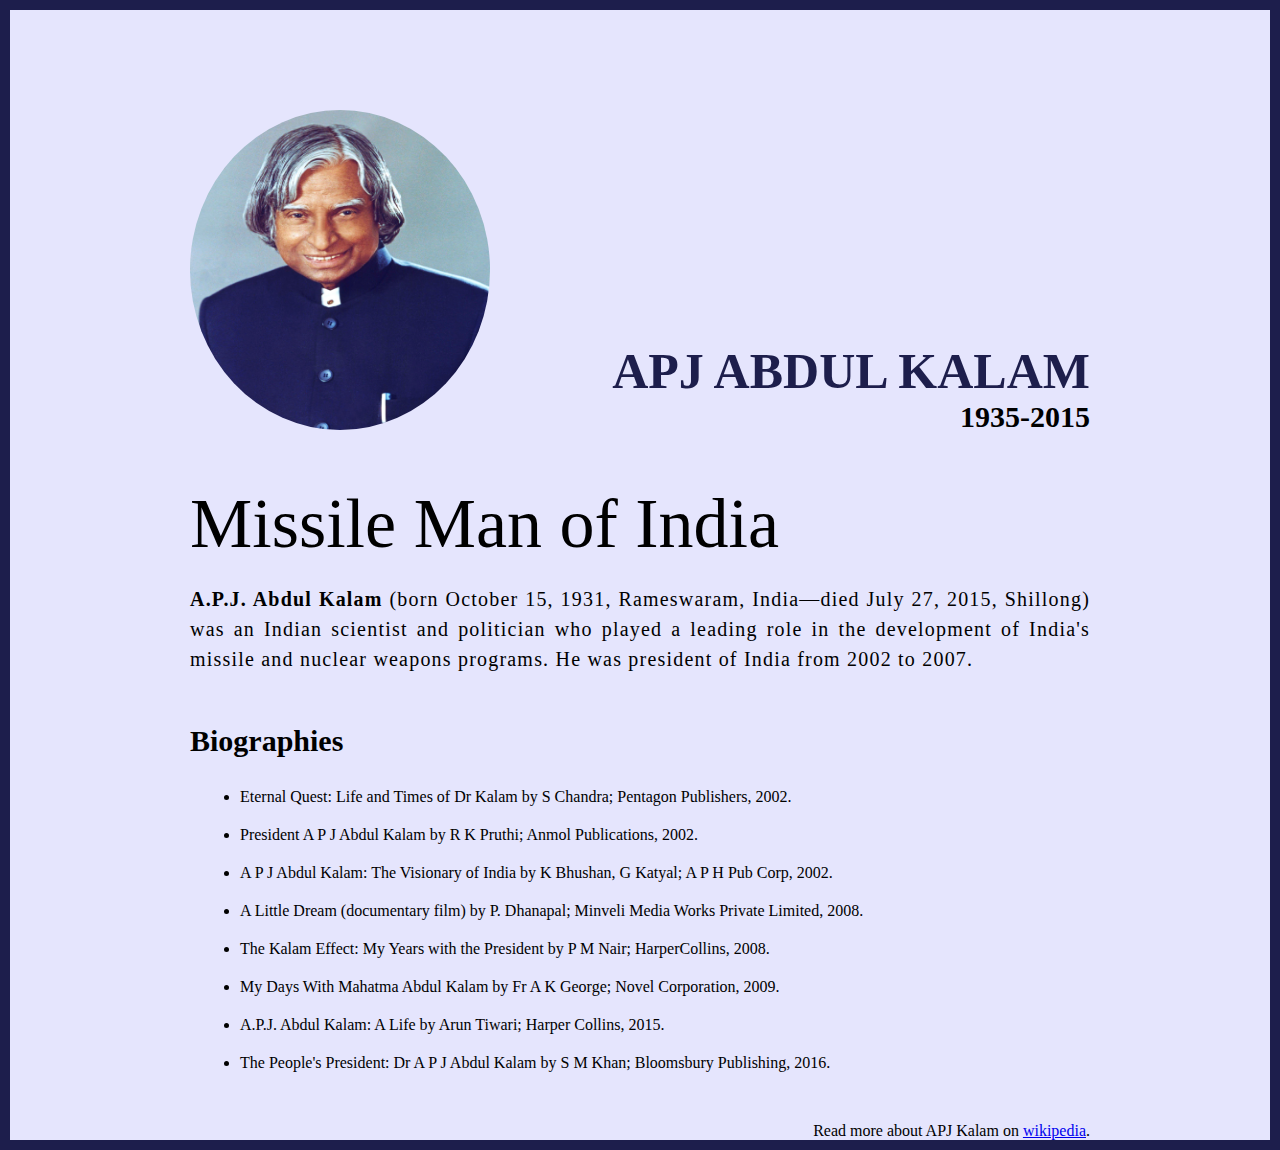
<file: Project 1/index.html>
<!DOCTYPE html>
<html lang="en">
<head>
    <meta charset="UTF-8">
    <meta name="viewport" content="width=device-width, initial-scale=1.0">
    <title>The Tribute Website</title>
    <link rel="stylesheet" href="style.css">
</head>
<body>
    <div class="container">
        <div class="content">
            <section class="top_section">
                <div class="image_container">
                    <img src="./apj.jpg" alt="apj">
                </div>
                <div>
                    <h1>
                        APJ Abdul Kalam
                    </h1>
                    <h4>
                        1935-2015
                    </h4>
                </div>
            </section>
            <section class="about_section">
                <h2>Missile Man of India</h2>
                <p>
                    <b>A.P.J. Abdul Kalam</b> (born October 15, 1931, Rameswaram, India—died July 27, 2015, Shillong) was an Indian scientist and politician who played a leading role in the development of India's missile and nuclear weapons programs. He was president of India from 2002 to 2007.
                </p>
            </section>
            <section class="biography_section">
                <h3>Biographies</h3>
                <ul>
                    <li>
                        Eternal Quest: Life and Times of Dr Kalam by S Chandra; Pentagon Publishers, 2002.
                    </li>
                    <li>President A P J Abdul Kalam by R K Pruthi; Anmol Publications, 2002.</li>

                    <li>A P J Abdul Kalam: The Visionary of India by K Bhushan, G Katyal; A P H Pub Corp, 2002.</li>

                    <li>A Little Dream (documentary film) by P. Dhanapal; Minveli Media Works Private Limited, 2008.</li>

                    <li>The Kalam Effect: My Years with the President by P M Nair; HarperCollins, 2008.</li>

                    <li>My Days With Mahatma Abdul Kalam by Fr A K George; Novel Corporation, 2009.</li>

                    <li>A.P.J. Abdul Kalam: A Life by Arun Tiwari; Harper Collins, 2015.</li>

                    <li>The People's President: Dr A P J Abdul Kalam by S M Khan; Bloomsbury Publishing, 2016.</li>
                </ul>
            </section>
            <footer><p>Read more about APJ Kalam on <a href="https://www.google.com/url?sa=t&rct=j&q=&esrc=s&source=web&cd=&cad=rja&uact=8&ved=2ahUKEwie15TC6vaHAxVeoWMGHUucCMQQFnoECDUQAQ&url=https%3A%2F%2Fen.wikipedia.org%2Fwiki%2FA._P._J._Abdul_Kalam&usg=AOvVaw02i_3zOzEw575NndhqEflg&opi=89978449">wikipedia</a>.</p></footer>
        </div>
    </div>
</body>
</html>
</file>
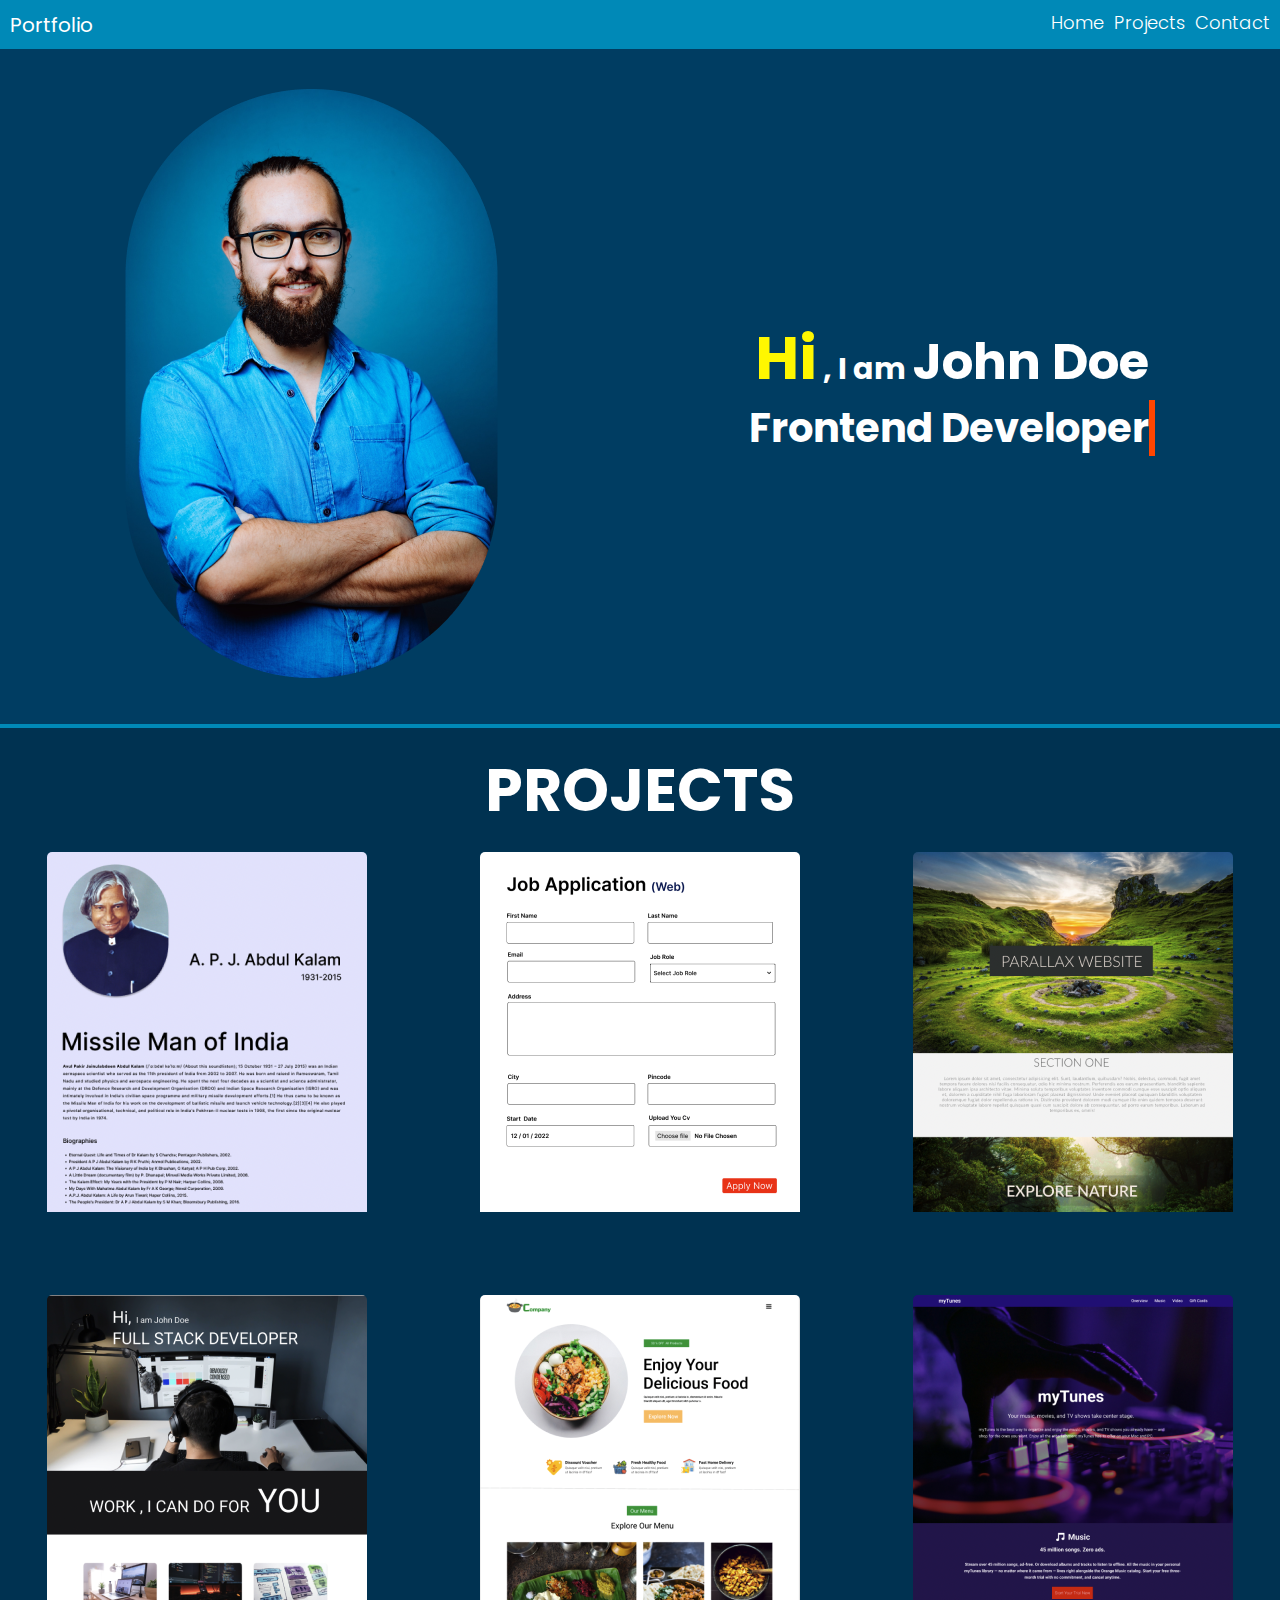
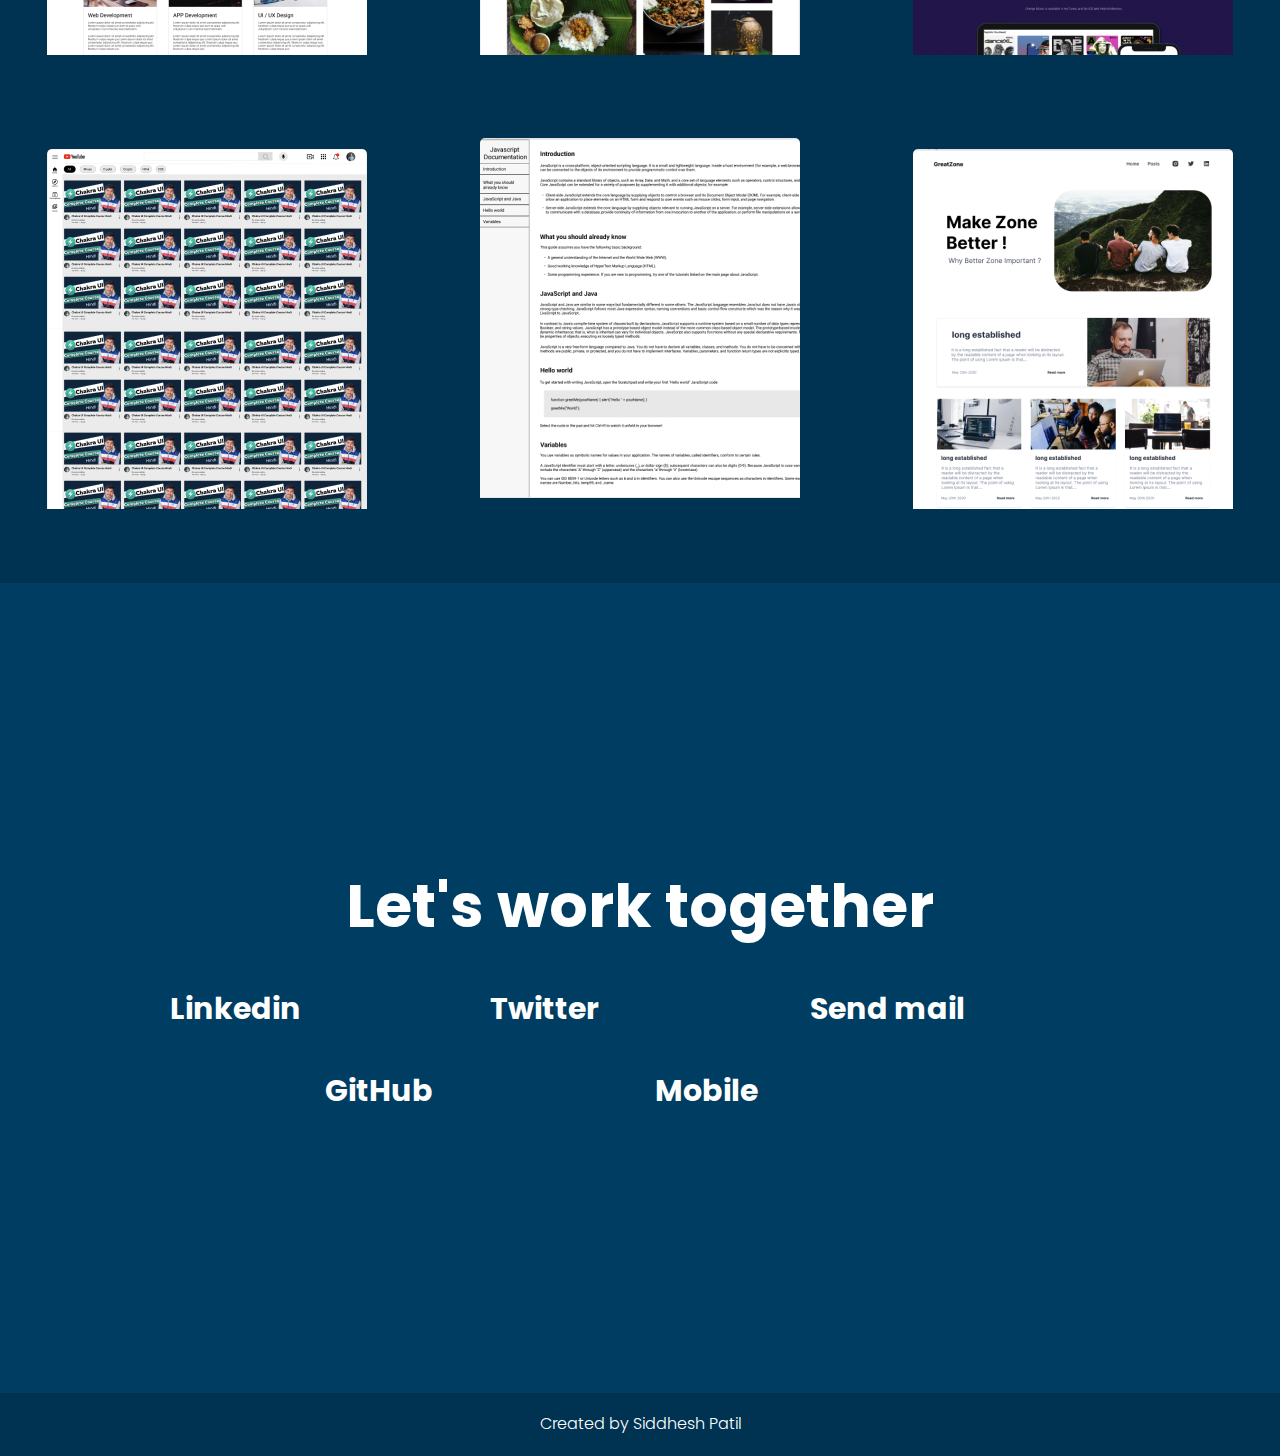
<file: Project 10/index.html>
<!DOCTYPE html>
<html lang="en">
<head>
    <meta charset="UTF-8">
    <meta name="viewport" content="width=device-width, initial-scale=1.0">
    <title>Portfolio</title>
    <link rel="stylesheet" href="style.css">
    <link
        rel="stylesheet"
        href="https://cdnjs.cloudflare.com/ajax/libs/animate.css/4.1.1/animate.min.css"
    />
    <link rel="stylesheet" href="https://cdnjs.cloudflare.com/ajax/libs/font-awesome/6.6.0/css/all.min.css" integrity="sha512-Kc323vGBEqzTmouAECnVceyQqyqdsSiqLQISBL29aUW4U/M7pSPA/gEUZQqv1cwx4OnYxTxve5UMg5GT6L4JJg==" crossorigin="anonymous" referrerpolicy="no-referrer" />
</head>
<body>
    <header>
        <nav class="container">
            <div class="logo">
                Portfolio
            </div>
            <ul>
                <a href="#hero">
                    <li>
                        Home
                    </li>
                </a>
                <a href="#project">
                    <li>
                        Projects
                    </li>
                </a>
                <a href="#contact">
                    <li>
                        Contact
                    </li>
                </a>
            </ul>
        </nav>
    </header>
    <main>
        <section id="hero">
            <div class="container">
                <div class="hero_image animate__animated animate__bounceInLeft">
                    <img src="./images/hero.png" alt="hero_image">
                </div>
                <div class="hero_content">
                    <h1><span class="hi_text">Hi</span> , I am <span class="name_text">John Doe</span></h1>
                    <h2>Frontend Developer</h2>
                </div>
            </div>
        </section>

        <section id="project">
            <h2>
                PROJECTS
            </h2>
            <div class="container">
                <div class="project_conatiner">

                    <div class="grid_item">
                        <div class="card">
                            <img src="./images/project1.png" alt="project1">
                            <div class="card_content">
                                <h3>Tribute Website</h3>
                            </div>
                        </div>

                    </div>
                    <div class="grid_item">
                        <div class="card">
                            <img src="./images/Project2.png" alt="Project2">
                            <div class="card_content">
                                <h3>Job Application</h3>
                            </div>
                        </div>

                    </div>
                    <div class="grid_item">
                        <div class="card">
                            <img src="./images/project3.png" alt="project3">
                            <div class="card_content">
                                <h3>Parallax Website</h3>
                            </div>
                        </div>

                    </div>
                    <div class="grid_item">
                        <div class="card">
                            <img src="./images/project4.png" alt="project4">
                            <div class="card_content">
                                <h3>Landing Page</h3>
                            </div>
                        </div>

                    </div>
                    <div class="grid_item">
                        <div class="card">
                            <img src="./images/project5.png" alt="project5">
                            <div class="card_content">
                                <h3>Restaurant Website</h3>
                            </div>
                        </div>

                    </div>
                    <div class="grid_item">
                        <div class="card">
                            <img src="./images/project6.png" alt="project6">
                            <div class="card_content">
                                <h3>Music Website</h3>
                            </div>
                        </div>

                    </div>
                    <div class="grid_item">
                        <div class="card">
                            <img src="./images/project7.png" alt="project7">
                            <div class="card_content">
                                <h3>Youtube Clone Website</h3>
                            </div>
                        </div>

                    </div>
                    <div class="grid_item">
                        <div class="card">
                            <img src="./images/project8.png" alt="project8">
                            <div class="card_content">
                                <h3>JavaScript Documentation Website</h3>
                            </div>
                        </div>

                    </div>
                    <div class="grid_item">
                        <div class="card">
                            <img src="./images/project9.png" alt="project9">
                            <div class="card_content">
                                <h3>Blog Website</h3>
                            </div>
                        </div>

                    </div>
                </div>
            </div>
        </section>
        <section id="contact">
            <div class="container">
                <h2>Let's work together</h2>
                <div class="top_contact">
                    <div class="contact_way">
                        <i class="fa-brands fa-linkedin"></i>
                        <h3>Linkedin</h3>
                    </div>
                    <div class="contact_way">
                        <i class="fa-brands fa-twitter"></i>
                        <h3>Twitter</h3>
                    </div>
                    <div class="contact_way">
                        <i class="fa-solid fa-envelope"></i>
                        <h3>Send mail</h3>
                    </div>
                </div>
                <div class="bottom_contact">
                    <div class="contact_way">
                        <i class="fa-brands fa-github"></i>
                        <h3>GitHub</h3>
                    </div>
                    <div class="contact_way">
                        <i class="fa-solid fa-mobile"></i>
                        <h3>Mobile</h3>
                    </div>
                </div>
            </div>
        </section>
    </main>
    <footer>
        <div class="container">
            Created by Siddhesh Patil
        </div>
    </footer>
</body>
</html>
</file>
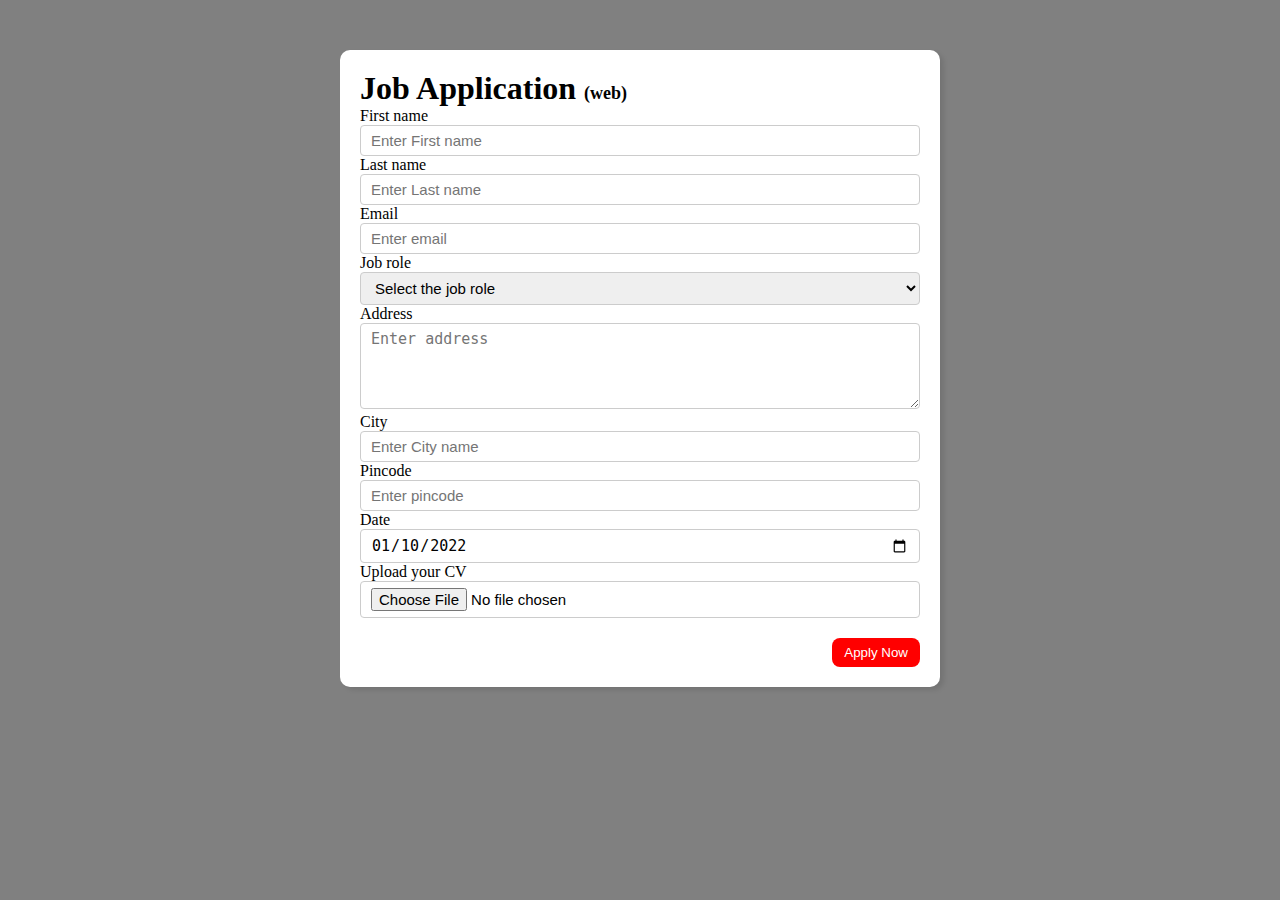
<file: Project 2/index.html>
<!DOCTYPE html>
<html lang="en">
<head>
    <meta charset="UTF-8">
    <meta name="viewport" content="width=device-width, initial-scale=1.0">
    <title>Job Application</title>
    <link rel="stylesheet" href="style.css">
</head>
<body>
    <div class="container">
        <div class="apply_box">
            <h1>Job Application <span class="title_small">(web)</span></h1>
                <form action="">
                    <div class="form_container">
                        <div class="form_control">
                            <label for="first_name">
                                First name
                            </label>
                            <input id="first_name" name="first_name" placeholder="Enter First name">
                        </div>
                        <div class="form_control">
                            <label for="last_name">
                                Last name
                            </label>
                            <input id="last_name" name="last_name" placeholder="Enter Last name">
                        </div> 
                        <div class="form_control">
                            <label for="email">
                                Email
                            </label>
                            <input type="email" id="email" name="email" placeholder="Enter email">
                        </div>
                        <div class="form_control">
                            <label for="job_role">Job role</label>
                            <select id="job_role" name="job_role">
                                <option value="">Select the job role</option>
                                <option value="frontend">Frontend Developer</option>
                                <option value="backend">Backend Developer</option>
                                <option value="full_stack">Full stack Developer</option>
                                <option value="ui_ux">UI UX Designer</option>
                            </select>
                        </div>
                        <div class="textarea_control">
                            <label for="address">
                                Address
                            </label>
                            <textarea name="address" id="address" rows="4" cols="50" placeholder="Enter address"></textarea>
                        </div>
                        <div class="form_control">
                            <label for="city">
                                City
                            </label>
                            <input id="city" name="city" placeholder="Enter City name">
                        </div>
                        <div class="form_control">
                            <label for="pin_code">
                                Pincode
                            </label>
                            <input type="number" id="pin_code" name="pin_code" placeholder="Enter pincode">
                        </div>
                        <div class="form_control">
                            <label for="date">
                                Date
                            </label>
                            <input type="date" id="date" name="date" value="2022-01-10">
                        </div>
                        <div class="form_control">
                            <label for="upload">
                                Upload your CV
                            </label>
                            <input type="file" id="upload" name="upload">
                        </div>
                    </div>
                    <div class="button_container">
                        <button type="submit">Apply Now</button>
                    </div>
                    
                </form>
        </div>
    </div>
</body>
</html>
</file>
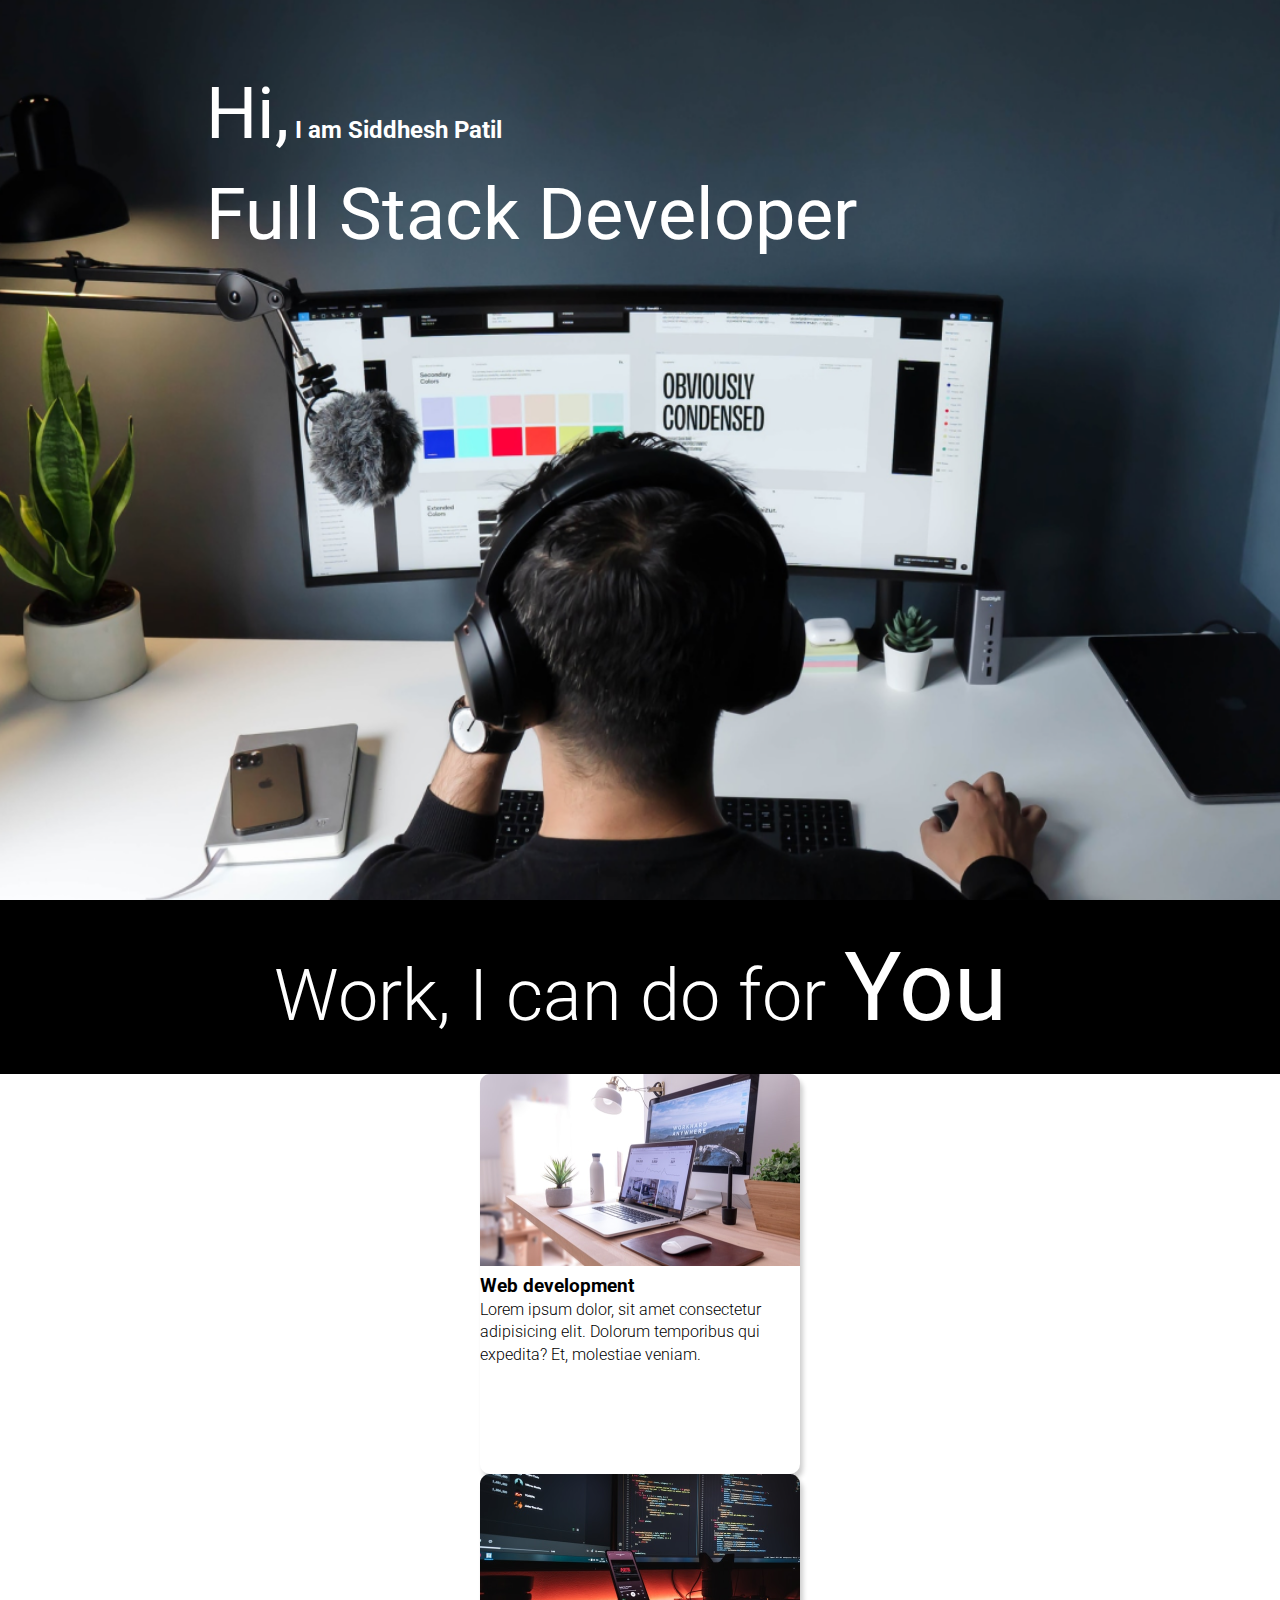
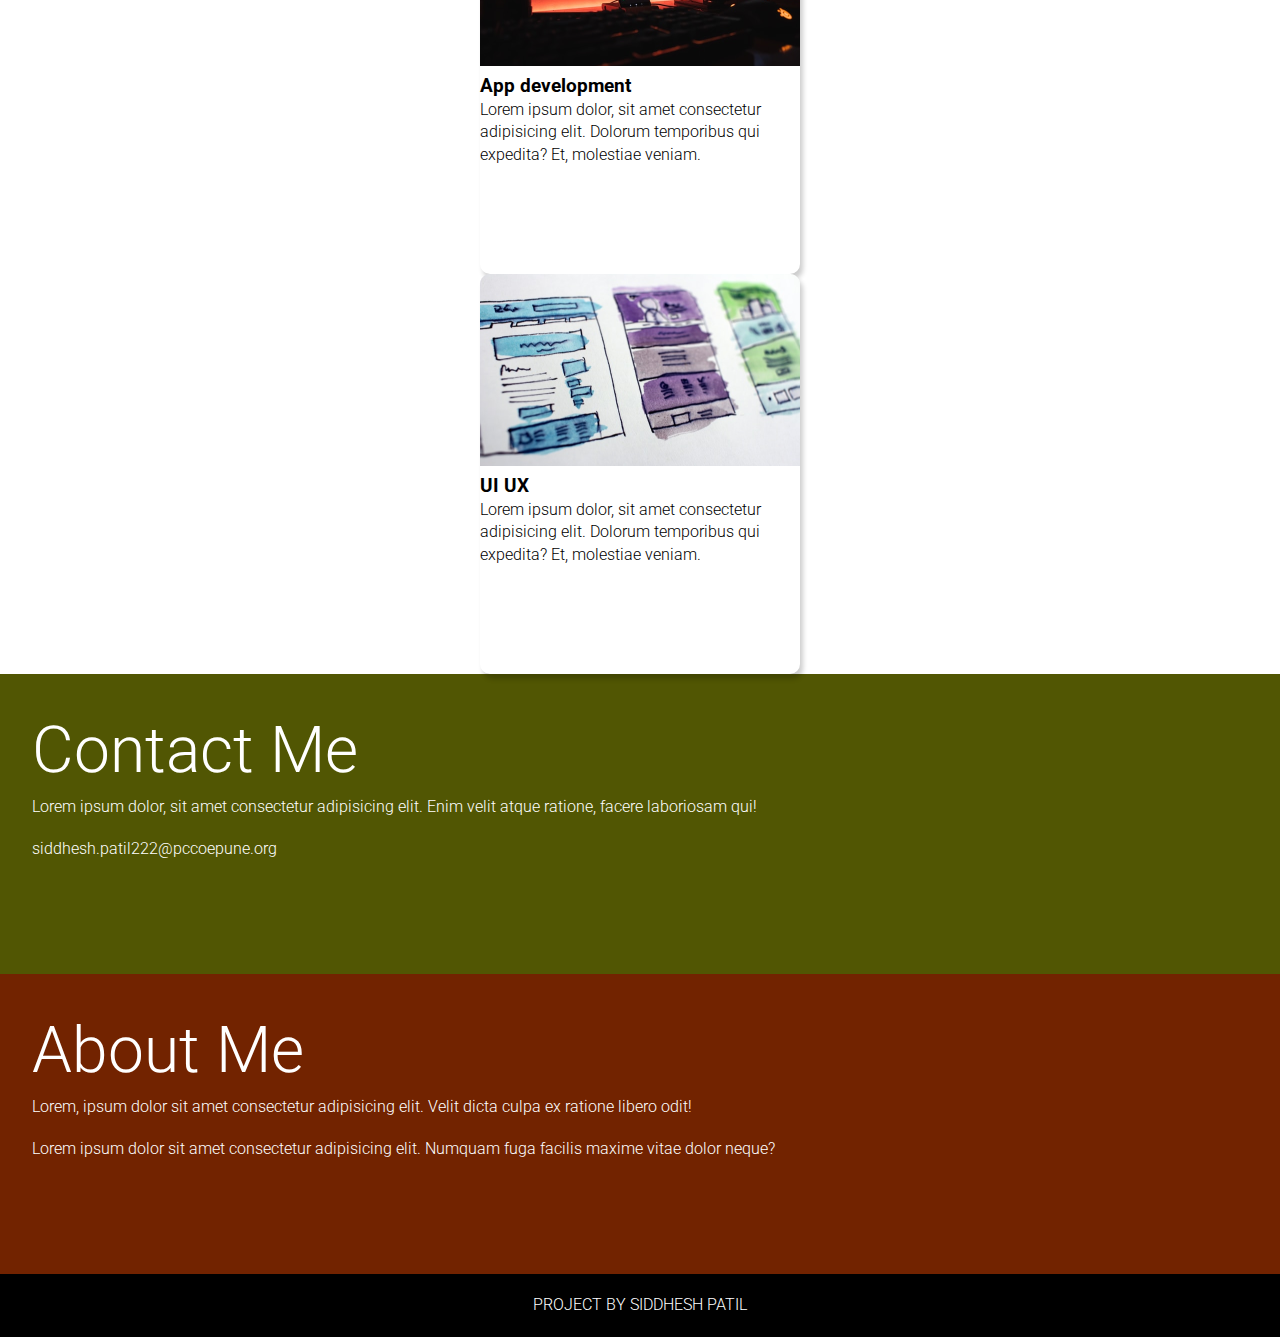
<file: Project 4/index.html>
<!DOCTYPE html>
<html lang="en">
<head>
    <meta charset="UTF-8">
    <meta name="viewport" content="width=device-width, initial-scale=1.0">
    <title>Developer Landing Page</title>
    <link rel="stylesheet" href="style.css">
</head>
<body>
    <section class="hero_section">
        <div class="text_container">
            <h2><span class="lg_text">Hi,</span> I am Siddhesh Patil</h2>
            <h1 class="lg_text">Full Stack Developer</h1>
        </div>
    </section>
    <section class="black_box">
        <h2>Work, I can do for <span>You</span></h2>
    </section>
    <section class="Work">
        <div class="grid_item">
            <div class="card">
                <div class="image_container">
                    <img src="./images/web.png" alt="web development">
                </div>
                <div class="card_container">
                    <h3>Web development</h3>
                    <p>Lorem ipsum dolor, sit amet consectetur adipisicing elit. Dolorum temporibus qui expedita? Et, molestiae veniam.</p>
                </div>
            </div>
        </div>
        <div class="grid_item">
            <div class="card">
                <div class="image_container">
                    <img src="./images/mobile.png" alt="app development">
                </div>
                <div class="card_container">
                    <h3>App development</h3>
                    <p>Lorem ipsum dolor, sit amet consectetur adipisicing elit. Dolorum temporibus qui expedita? Et, molestiae veniam.</p>
                </div>
            </div>
        </div>
        <div class="grid_item">
            <div class="card">
                <div class="image_container">
                    <img src="./images/uiux.png" alt="UI UX">
                </div>
                <div class="card_container">
                    <h3>UI UX</h3>
                    <p>Lorem ipsum dolor, sit amet consectetur adipisicing elit. Dolorum temporibus qui expedita? Et, molestiae veniam.</p>
                </div>
            </div>
        </div>
    </section>
    <section class="bottom_sectiom">
        <div class="contact">
            <h2>Contact Me</h2>
            <p>Lorem ipsum dolor, sit amet consectetur adipisicing elit. Enim velit atque ratione, facere laboriosam qui!</p>
            <p >siddhesh.patil222@pccoepune.org</p>
        </div>
        <div class="about">
            <h2>About Me</h2>
            <p>Lorem, ipsum dolor sit amet consectetur adipisicing elit. Velit dicta culpa ex ratione libero odit!</p>
            <p>Lorem ipsum dolor sit amet consectetur adipisicing elit. Numquam fuga facilis maxime vitae dolor neque?</p>
        </div>
    </section>
    <footer>Project By Siddhesh Patil</footer>
</body>
</html>
</file>
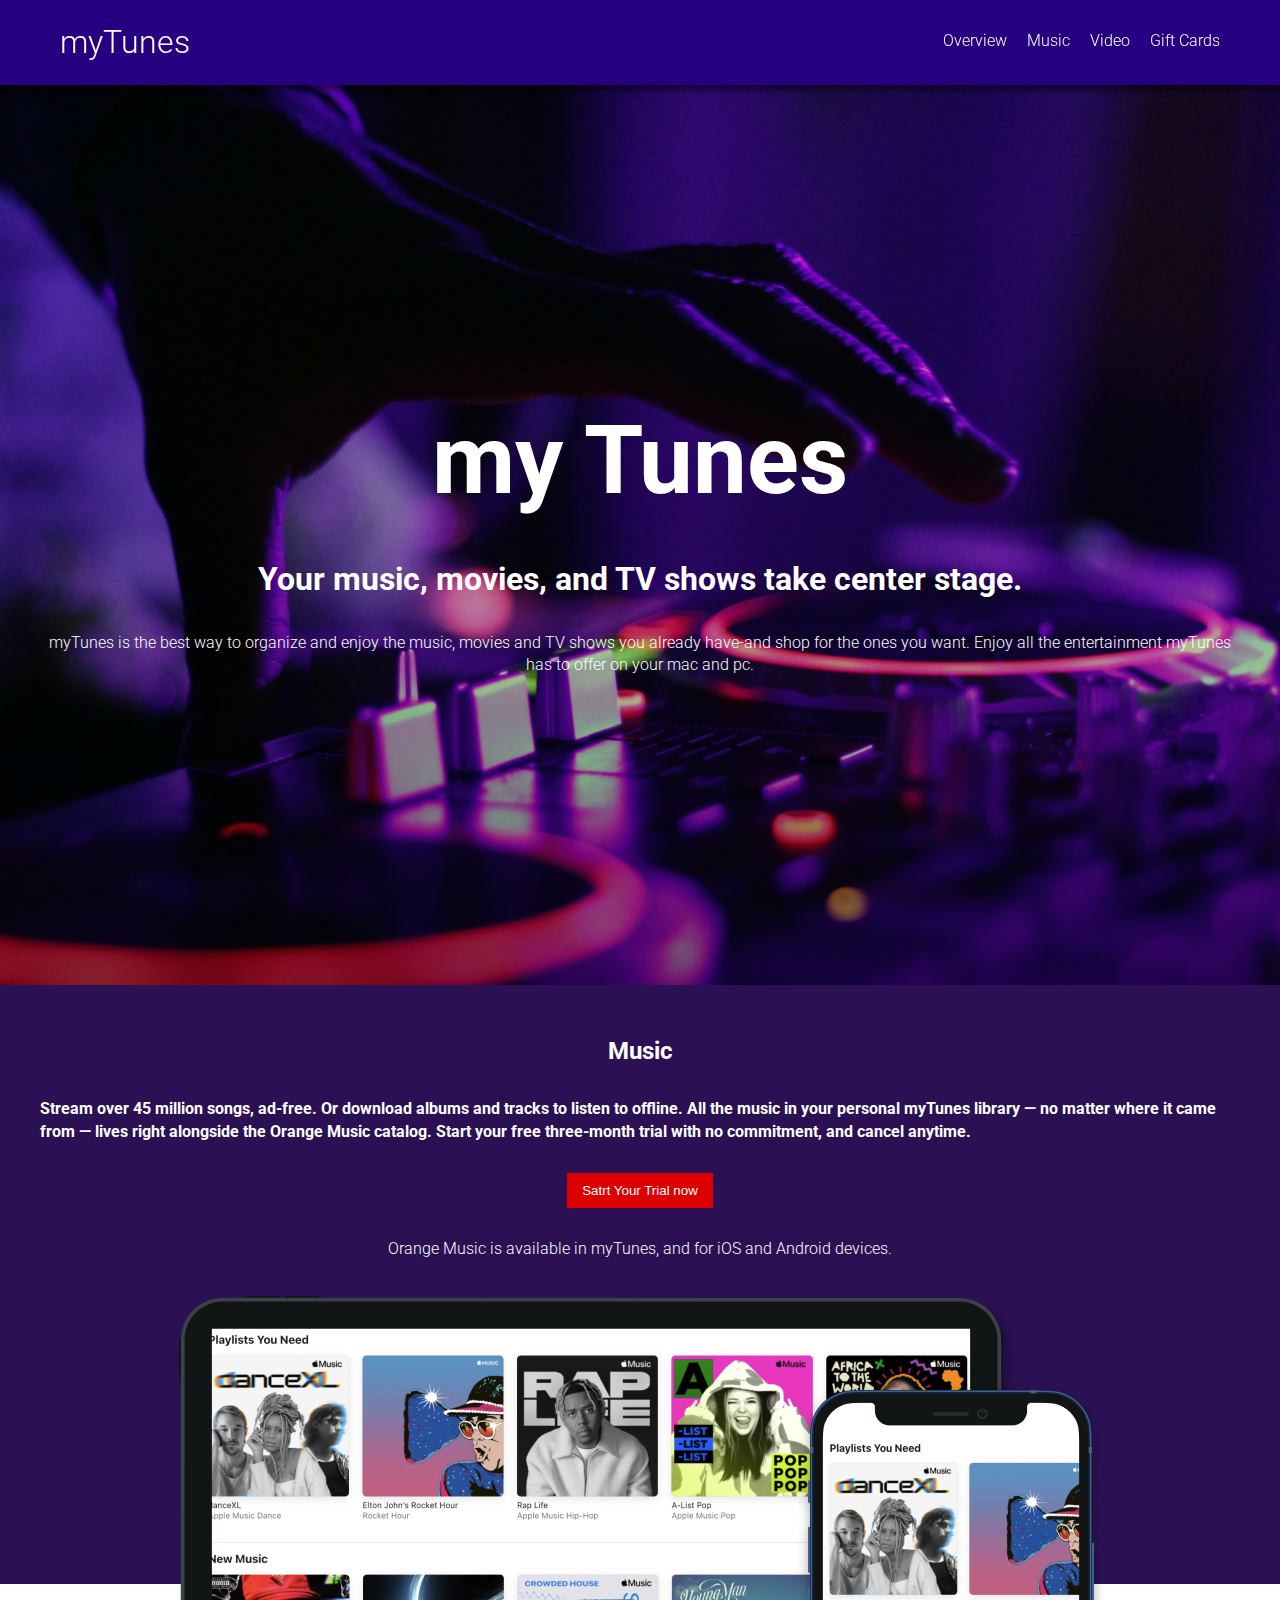
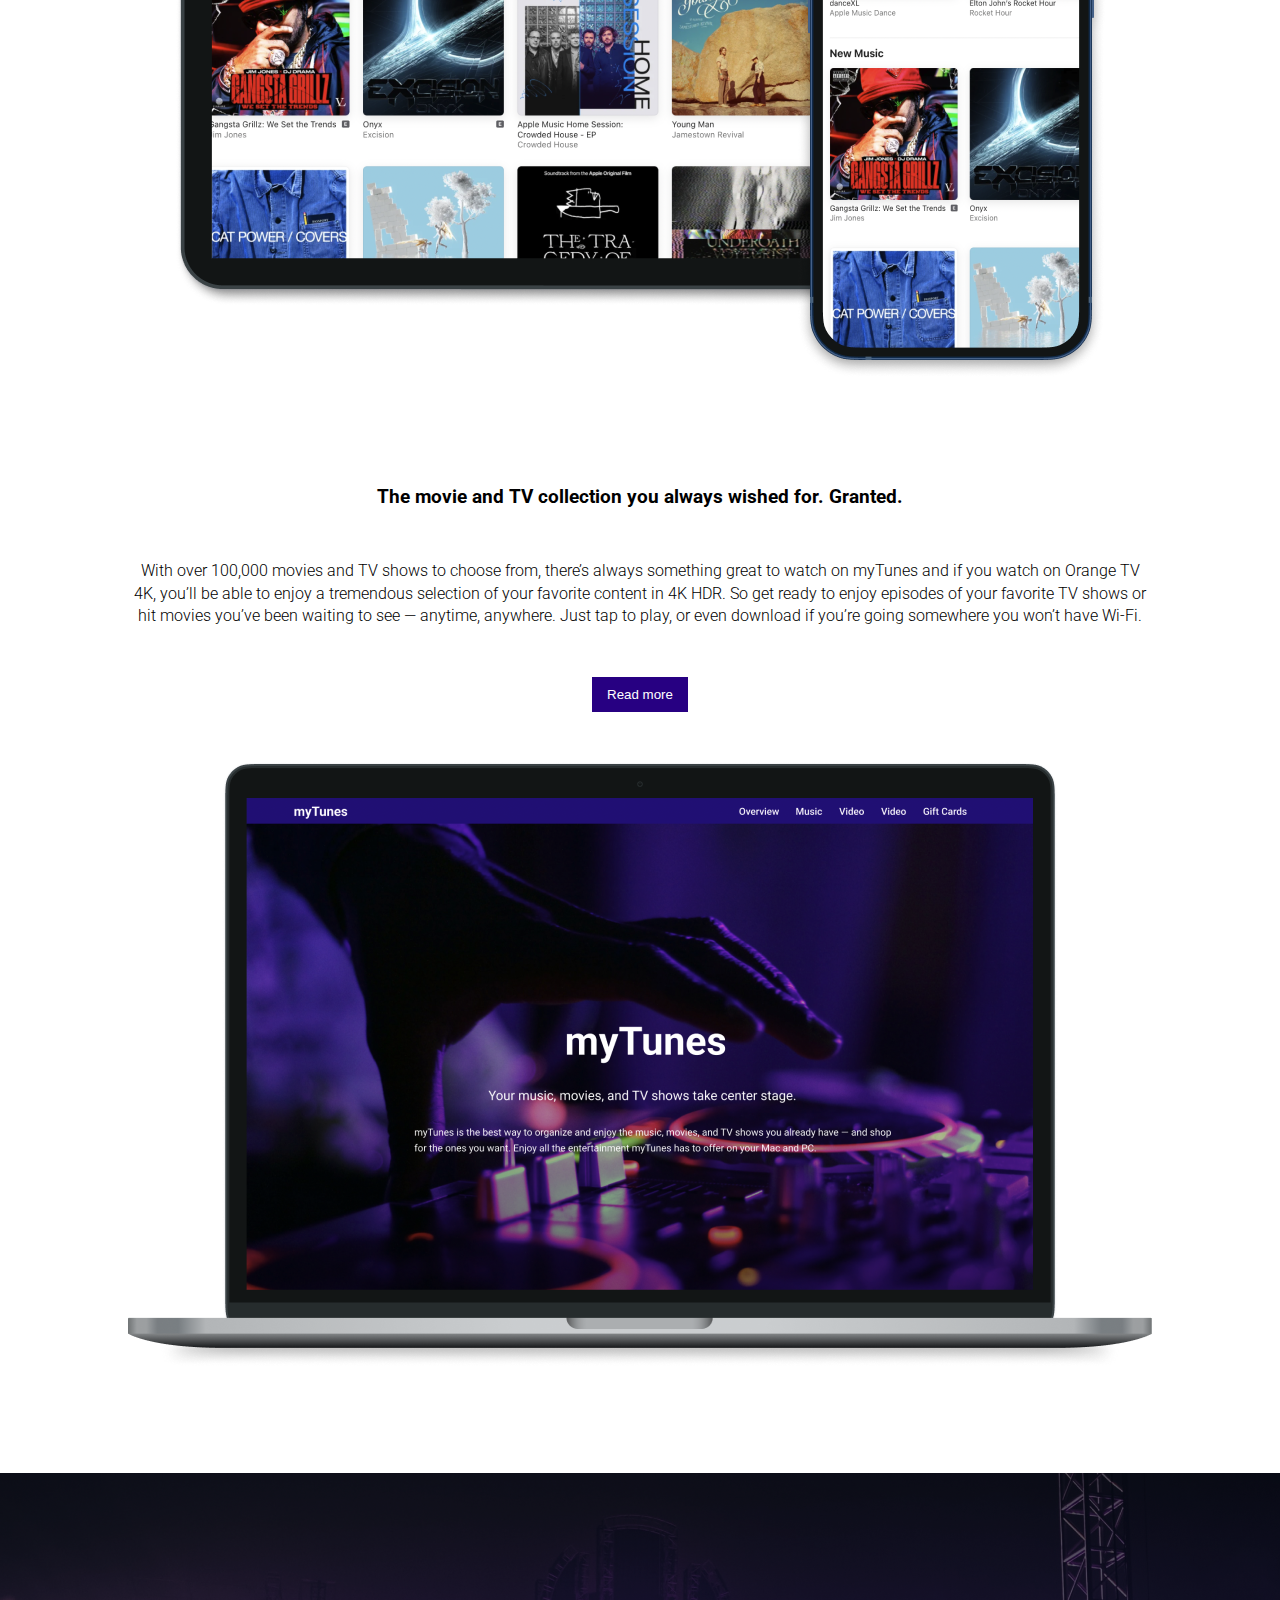
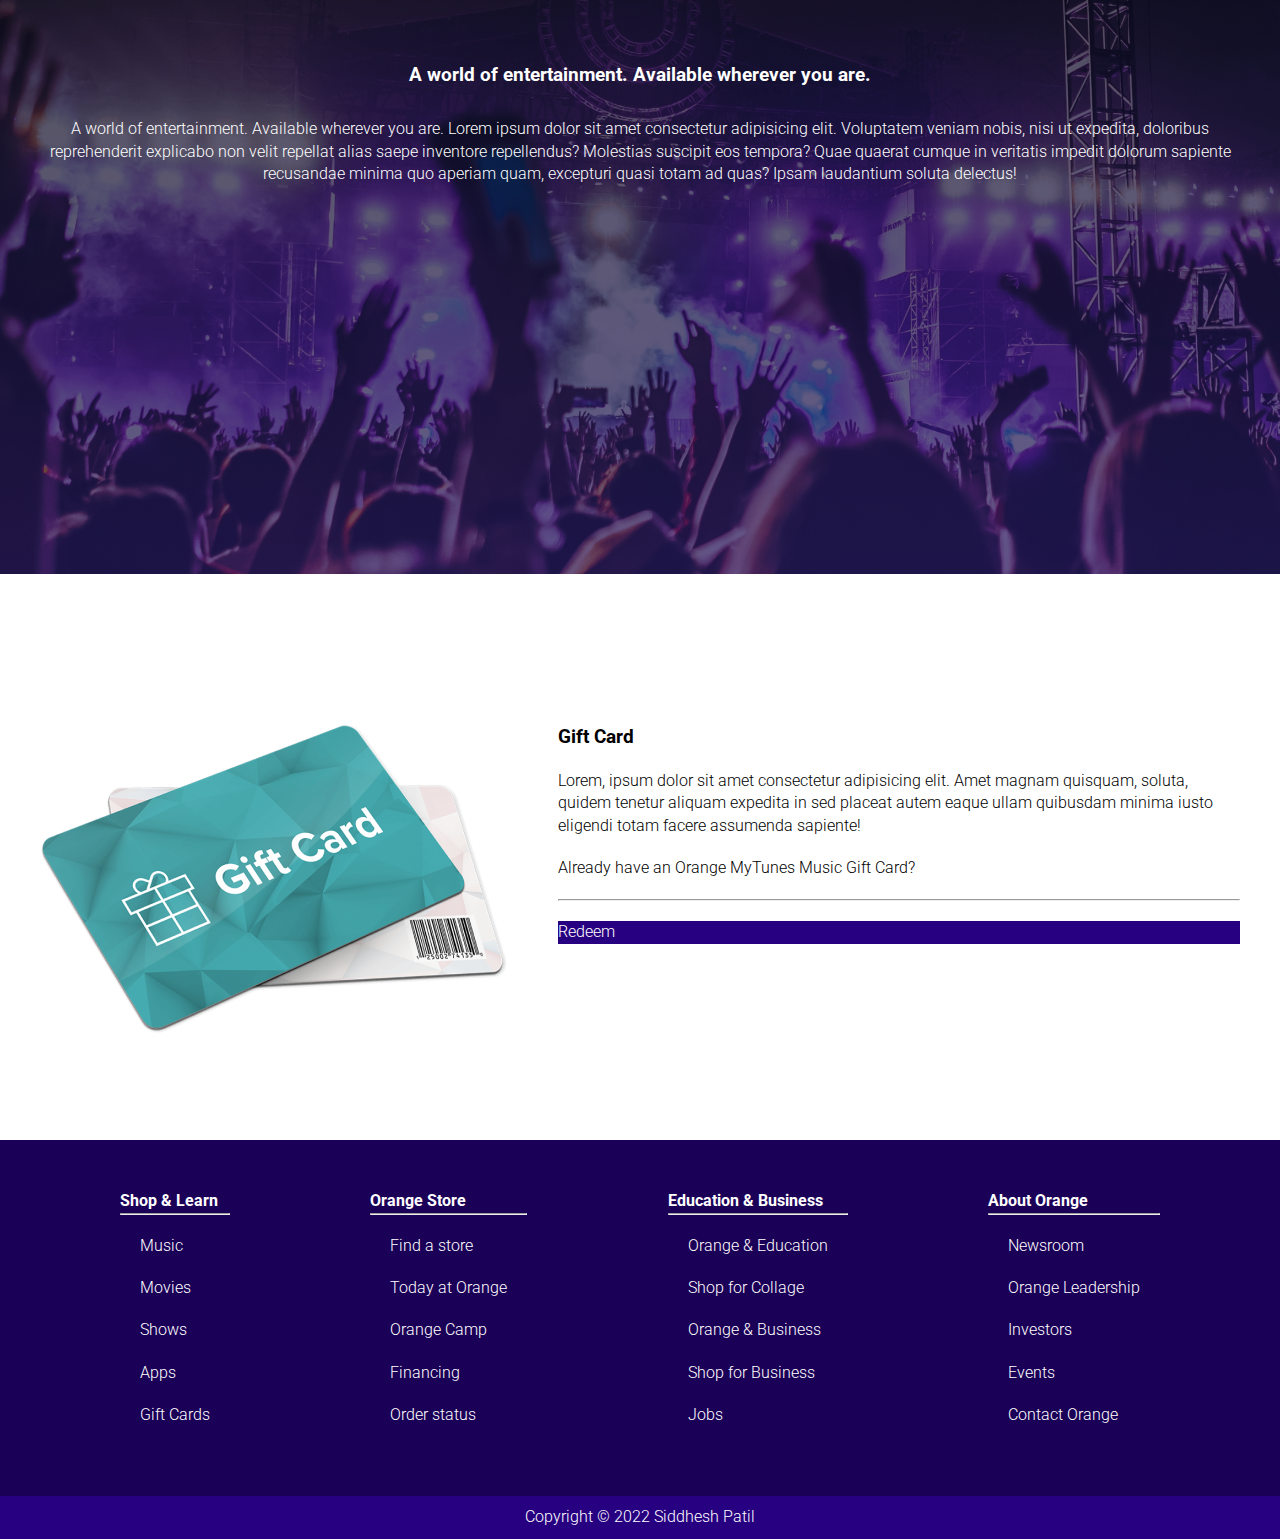
<file: Project 6/index.html>
<!DOCTYPE html>
<html lang="en">
<head>
    <meta charset="UTF-8">
    <meta name="viewport" content="width=device-width, initial-scale=1.0">
    <title>myTunes</title>
    <link rel="stylesheet" href="style.css">
    <link rel="stylesheet" href="https://cdnjs.cloudflare.com/ajax/libs/font-awesome/6.6.0/css/all.min.css" integrity="sha512-Kc323vGBEqzTmouAECnVceyQqyqdsSiqLQISBL29aUW4U/M7pSPA/gEUZQqv1cwx4OnYxTxve5UMg5GT6L4JJg==" crossorigin="anonymous" referrerpolicy="no-referrer" />
</head>
<body>
    <header>
        <nav class="container">
            <div class="logo">
                myTunes
            </div>
            <ul>
                <a href="#hero">
                    <li>Overview</li>
                </a>
                <a href="#music">
                    <li>Music</li>
                </a>
                <a href="#video">
                    <li>Video</li>
                </a>
                <a href="#gift">
                    <li>Gift Cards</li>
                </a>
            </ul>
        </nav>
    </header>
    <main>
        <section class="hero_section" id="hero">
             <div class="container">
                <h1>my Tunes</h1>
                <h3>Your music, movies, and TV shows take center stage.</h3>
                <p>
                    myTunes is the best way to organize and enjoy the music, movies and TV shows you already have-and  shop for the ones you want. Enjoy all the entertainment myTunes has to offer on your mac and pc. 
                </p>
             </div>
        </section>
        <section>
            <section class="music_section" id="music">
                <div class="container">
                    <h2>
                        <span><i class="fa fa-music"></i></span>
                        Music
                    </h2>
                    <h4>
                        Stream over 45 million songs, ad-free. Or download albums and tracks to listen to offline. All the music in your personal myTunes library — no matter where it came from — lives right alongside the Orange Music catalog. Start your free three-month trial with no commitment, and cancel anytime.
                    </h4>
                    <button class="primary_btn">
                        Satrt Your Trial now
                    </button>
                    <p>
                        Orange Music is available in myTunes, and for iOS and Android devices.
                    </p>
                    <div class="ipad-iphone-img">
                        <img src="./images/ipad-iphone.png" alt="ipad-iphone">
                    </div>
                </div>
            </section>
        </section>
        <section class="about_music container">
            <h3>The movie and TV collection you always wished for. Granted.</h3>
            <p>With over 100,000 movies and TV shows to choose from, there’s always something great to watch on myTunes and if you watch on Orange TV 4K, you’ll be able to enjoy a tremendous selection of your favorite content in 4K HDR. So get ready to enjoy episodes of your favorite TV shows or hit movies you’ve been waiting to see — anytime, anywhere. Just tap to play, or even download if you’re going somewhere you won’t have Wi-Fi.</p>
            <button class="secondary_btn">Read more</button>
            <div class="mac_img">
                <img src="./images/mac.png" alt="mac-img">
            </div>
        </section>
        <section class="video_section" id="video">
            <div class="container">
                <h3>A world of entertainment. Available wherever you are.</h3>
                <p>A world of entertainment. Available wherever you are.
                    Lorem ipsum dolor sit amet consectetur adipisicing elit. Voluptatem veniam nobis, nisi ut expedita, doloribus reprehenderit explicabo non velit repellat alias saepe inventore repellendus? Molestias suscipit eos tempora? Quae quaerat cumque in veritatis impedit dolorum sapiente recusandae minima quo aperiam quam, excepturi quasi totam ad quas? Ipsam laudantium soluta delectus!</p>
            </div>
        </section>
        <div class="container">
            <section class="gift_section" id="gift">
                <div class="gift_card">
                    <img src="./images/gift_card.png" alt="Giftt Card">
                </div>
                <div class="gift_content">
                    <h3>Gift Card</h3>
                    <p>Lorem, ipsum dolor sit amet consectetur adipisicing elit. Amet magnam quisquam, soluta, quidem tenetur aliquam expedita in sed placeat autem eaque ullam quibusdam minima iusto eligendi totam facere assumenda sapiente!</p>
                    <p>
                        Already have an Orange MyTunes Music Gift Card?
                    </p>
                    <hr>
                    <div class="button secondary_btn">Redeem</div>
                </div>
            </section>
        </div>
    </main>
    <footer>
        <section class="footer_upper">
            <div class="container">
                <div class="footer_links">
                    <h4>Shop & Learn</h4>
                    <hr>
                    <ul>
                        <li>Music</li>
                        <li>Movies</li>
                        <li>Shows</li>
                        <li>Apps</li>
                        <li>Gift Cards</li>
                    </ul>
                </div>
            </div>
            <div class="container">
                <div class="footer_links">
                    <h4>Orange Store</h4>
                    <hr>
                    <ul>
                        <li>Find a store</li>
                        <li>Today at Orange</li>
                        <li>Orange Camp</li>
                        <li>Financing</li>
                        <li>Order status</li>
                    </ul>
                </div>
            </div>
            <div class="container">
                <div class="footer_links">
                    <h4>Education & Business</h4>
                    <hr>
                    <ul>
                        <li>Orange & Education</li>
                        <li>Shop for Collage</li>
                        <li>Orange & Business</li>
                        <li>Shop for Business</li>
                        <li>Jobs</li>
                    </ul>
                </div>
            </div>
            <div class="container">
                <div class="footer_links">
                    <h4>About Orange</h4>
                    <hr>
                    <ul>
                        <li>Newsroom</li>
                        <li>Orange Leadership</li>
                        <li>Investors</li>
                        <li>Events</li>
                        <li>Contact Orange</li>
                    </ul>
                </div>
            </div>
        </section>
        <section class="footer_lower">
            <p>Copyright © 2022 Siddhesh Patil</p>
        </section>
    </footer>
</body>
</html>
</file>
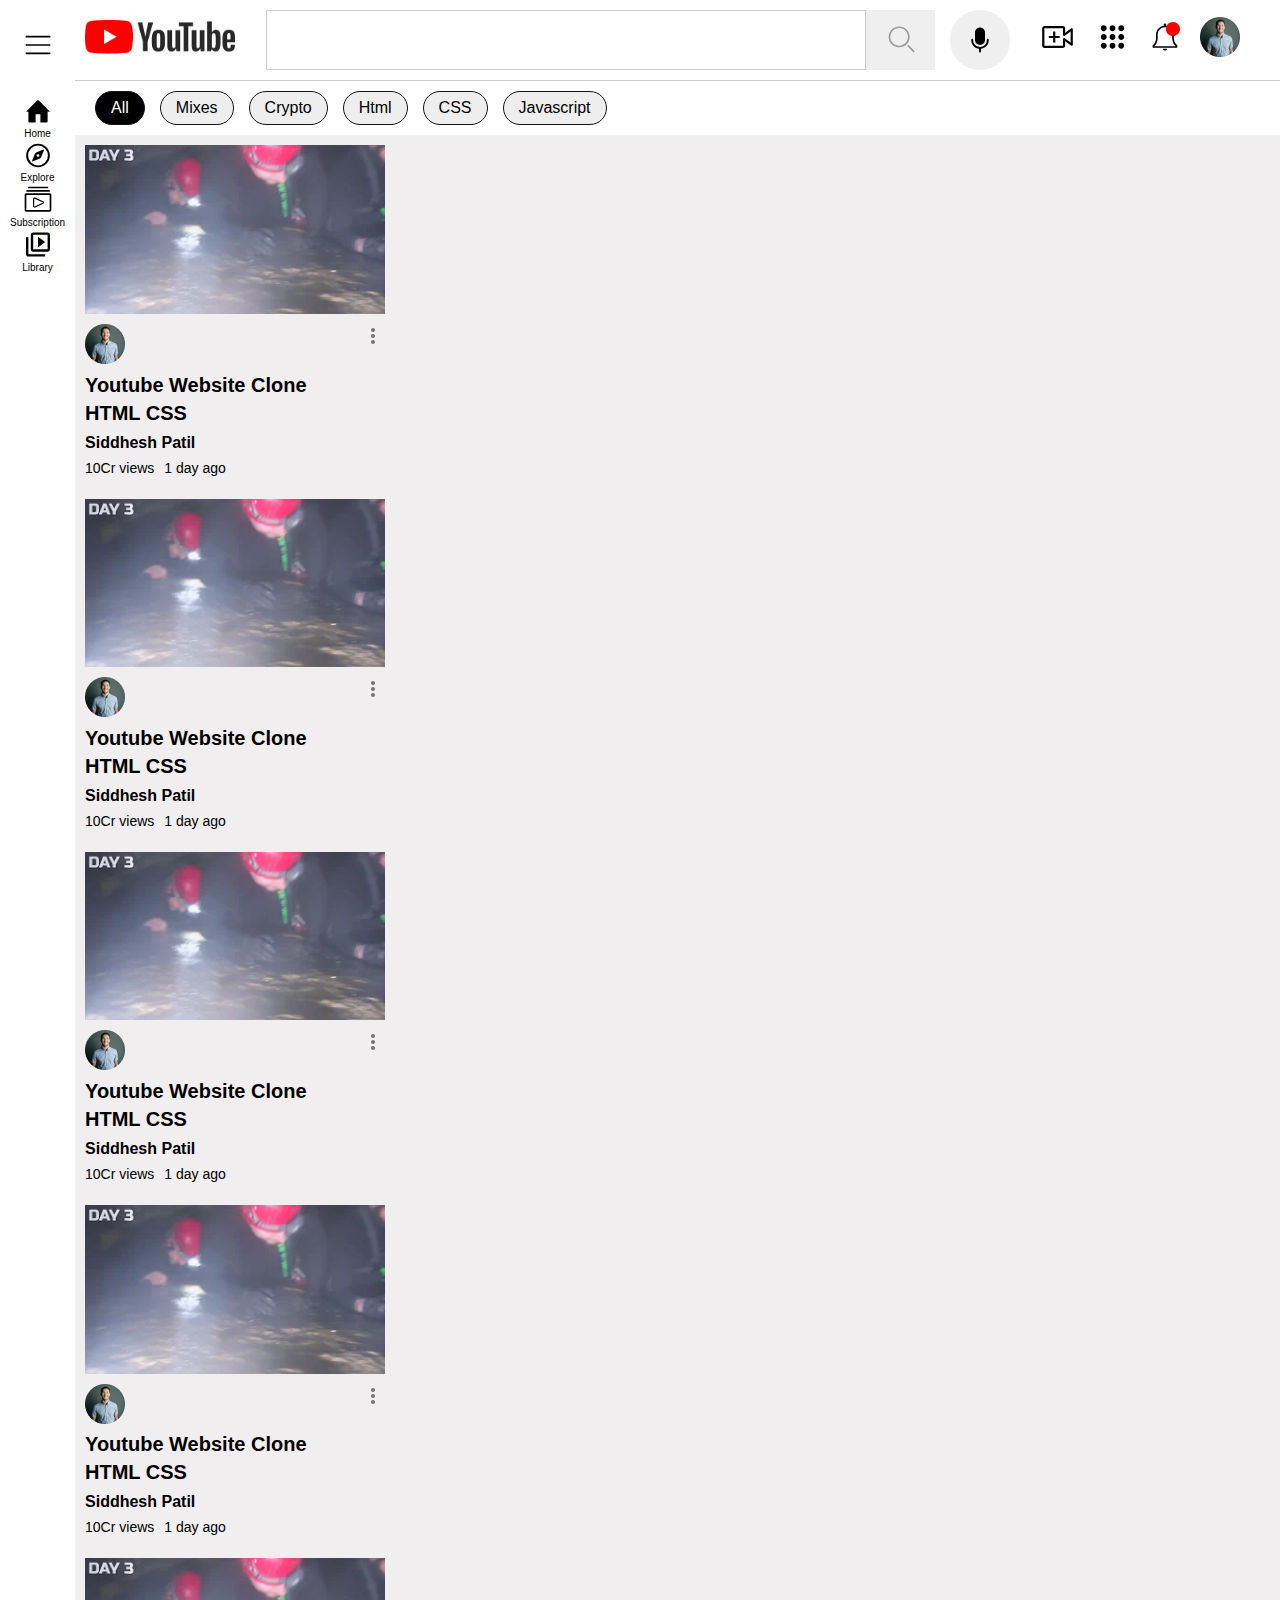
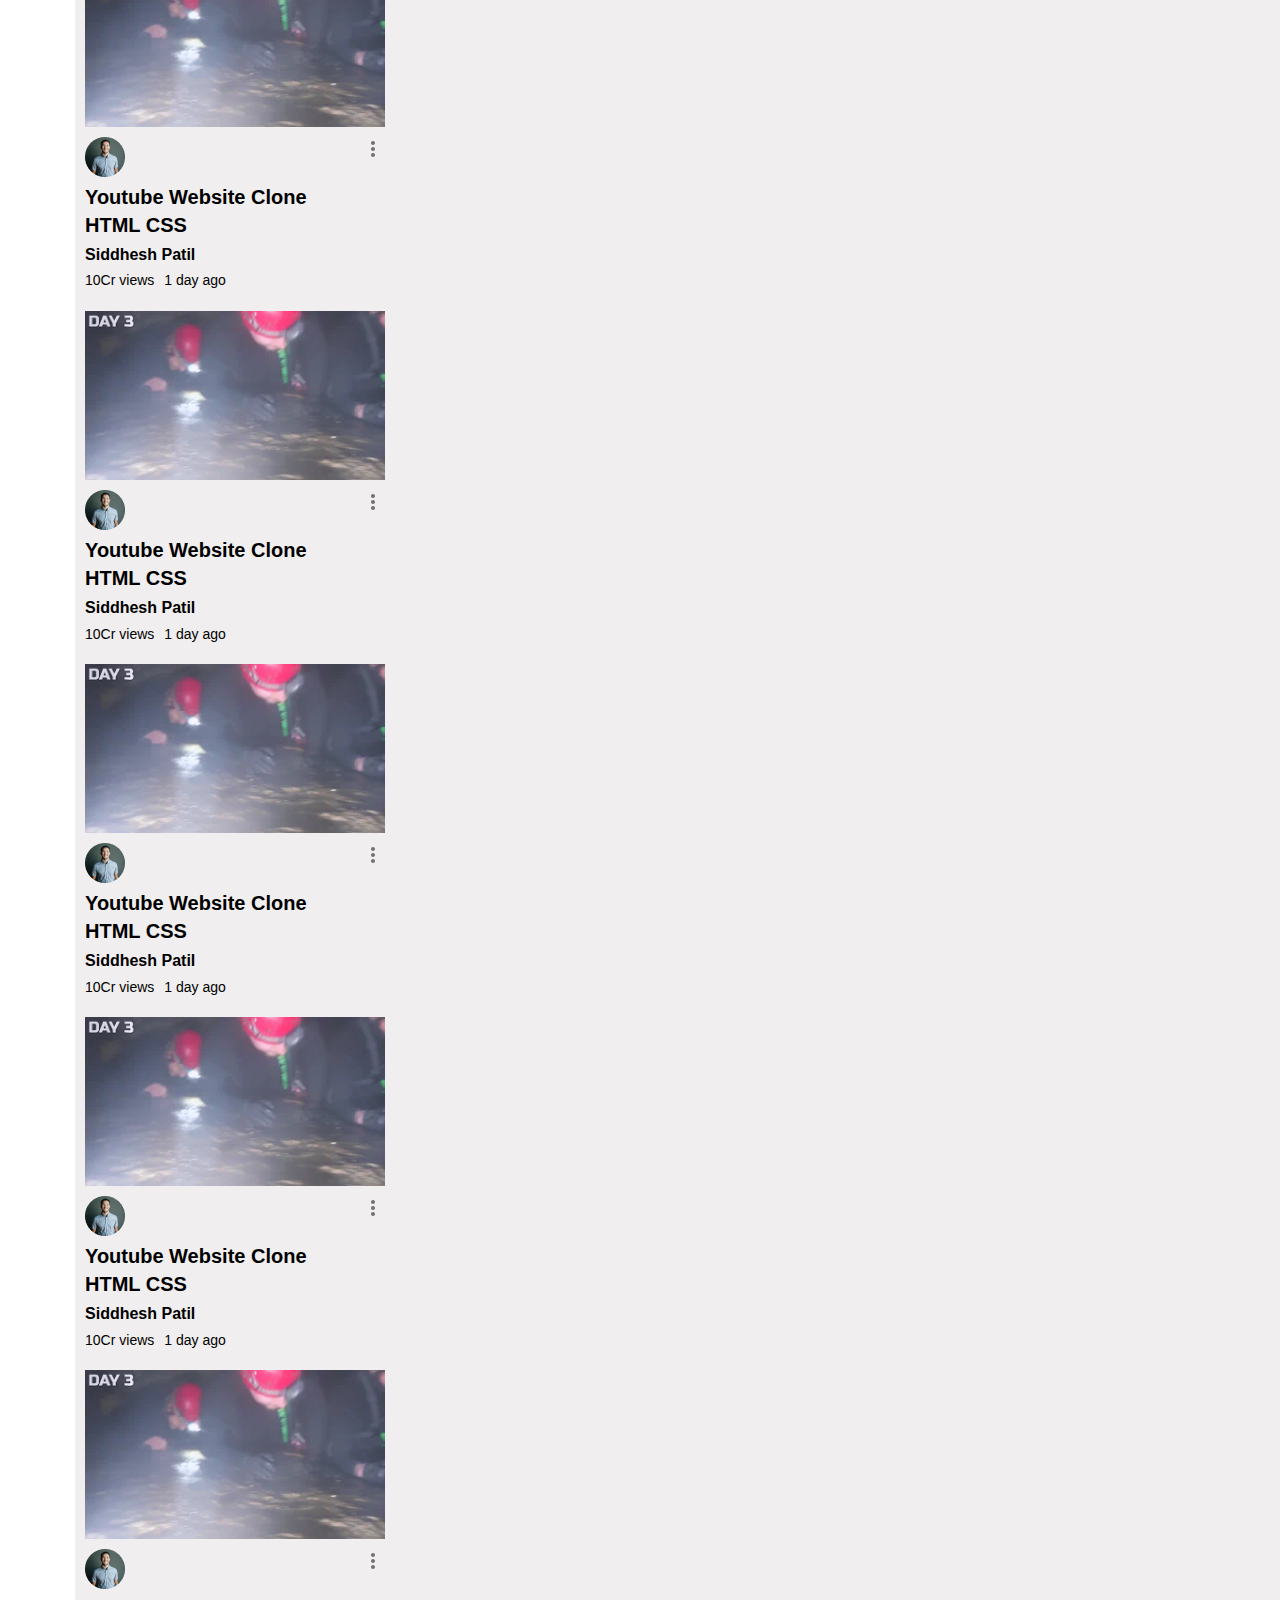
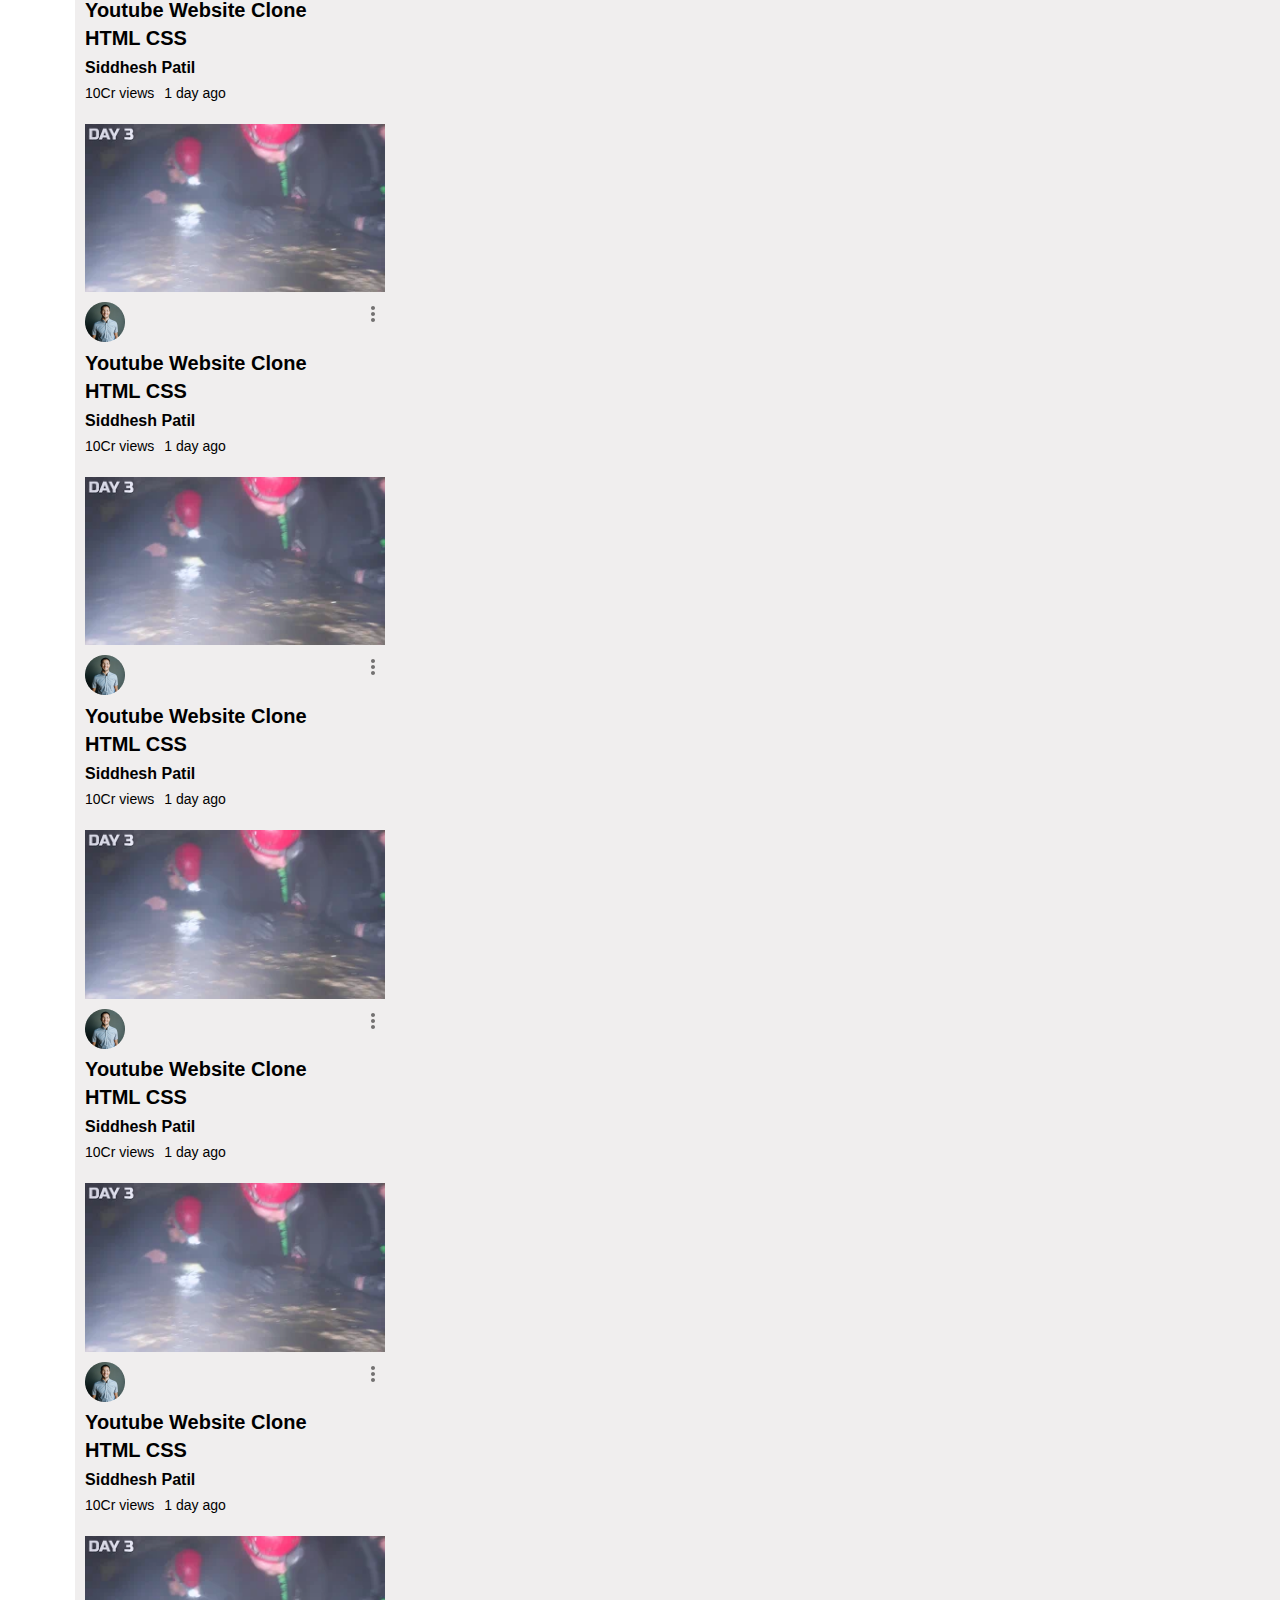
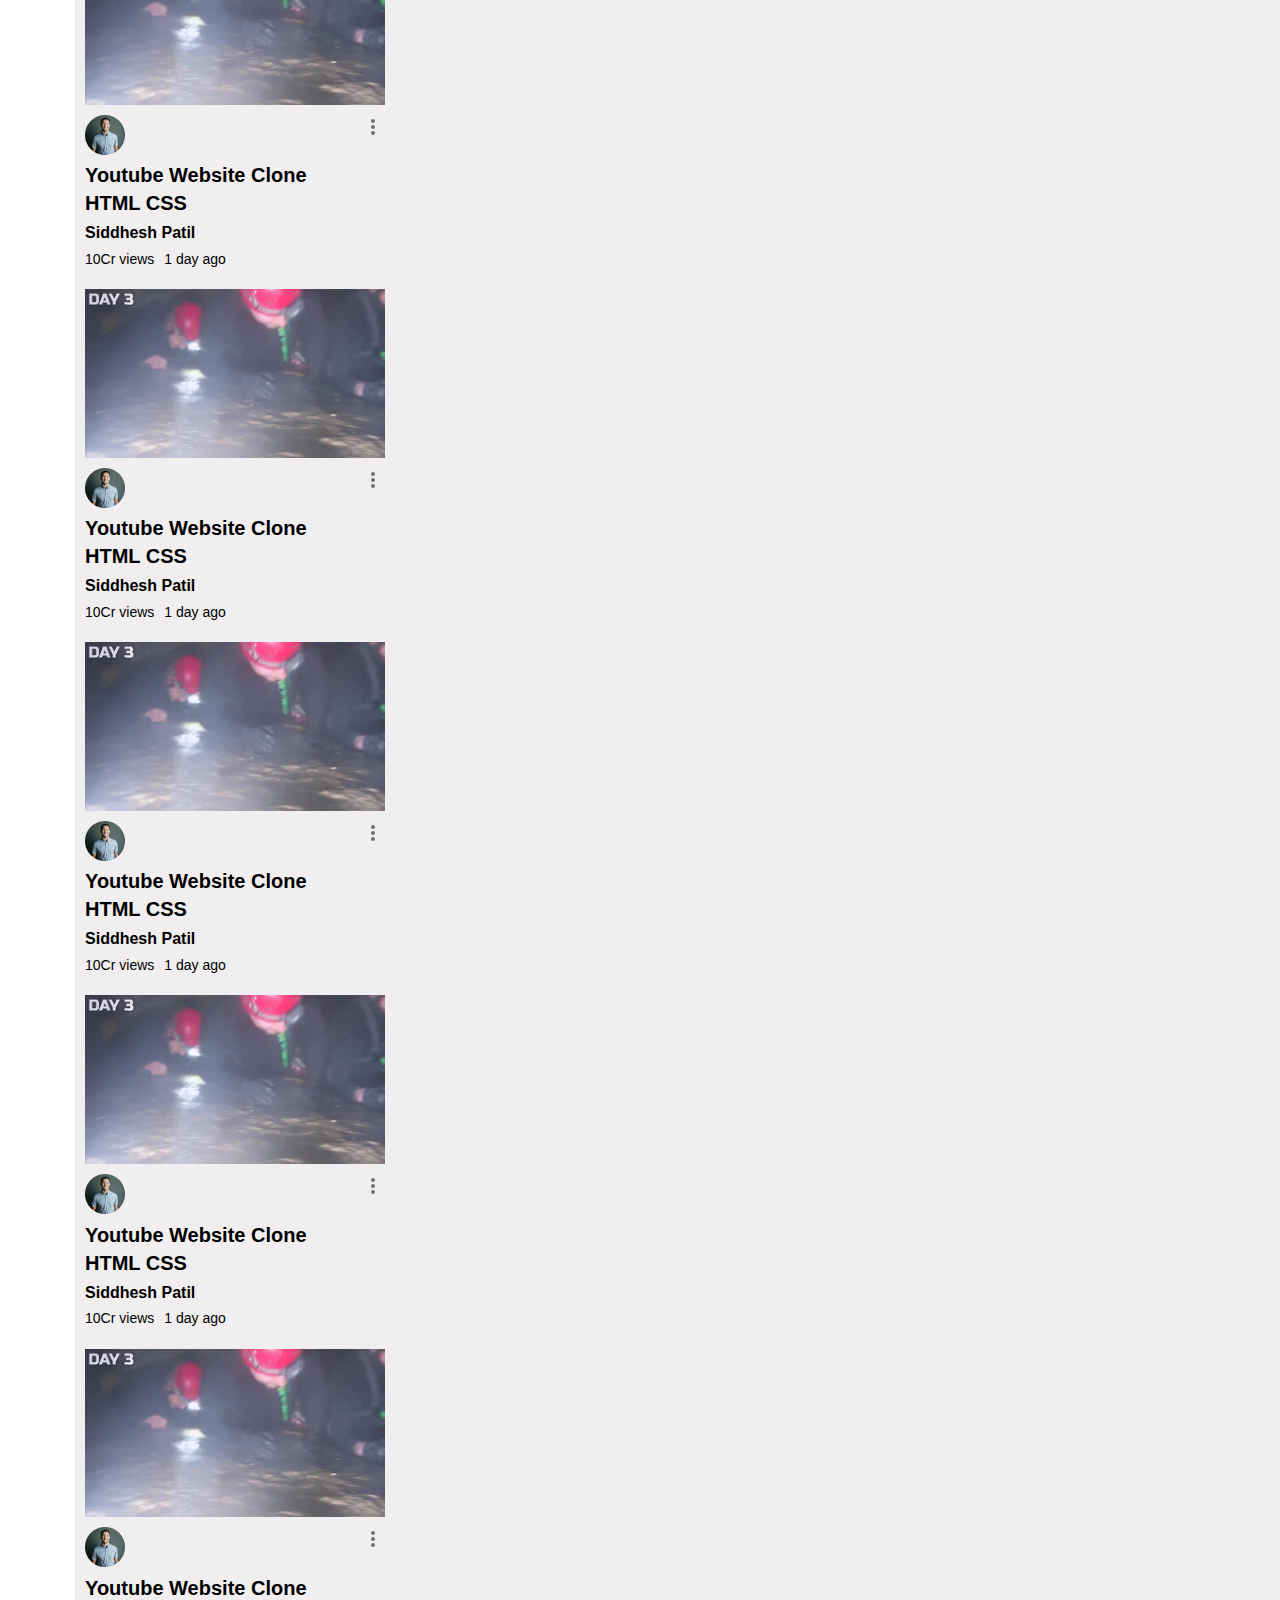
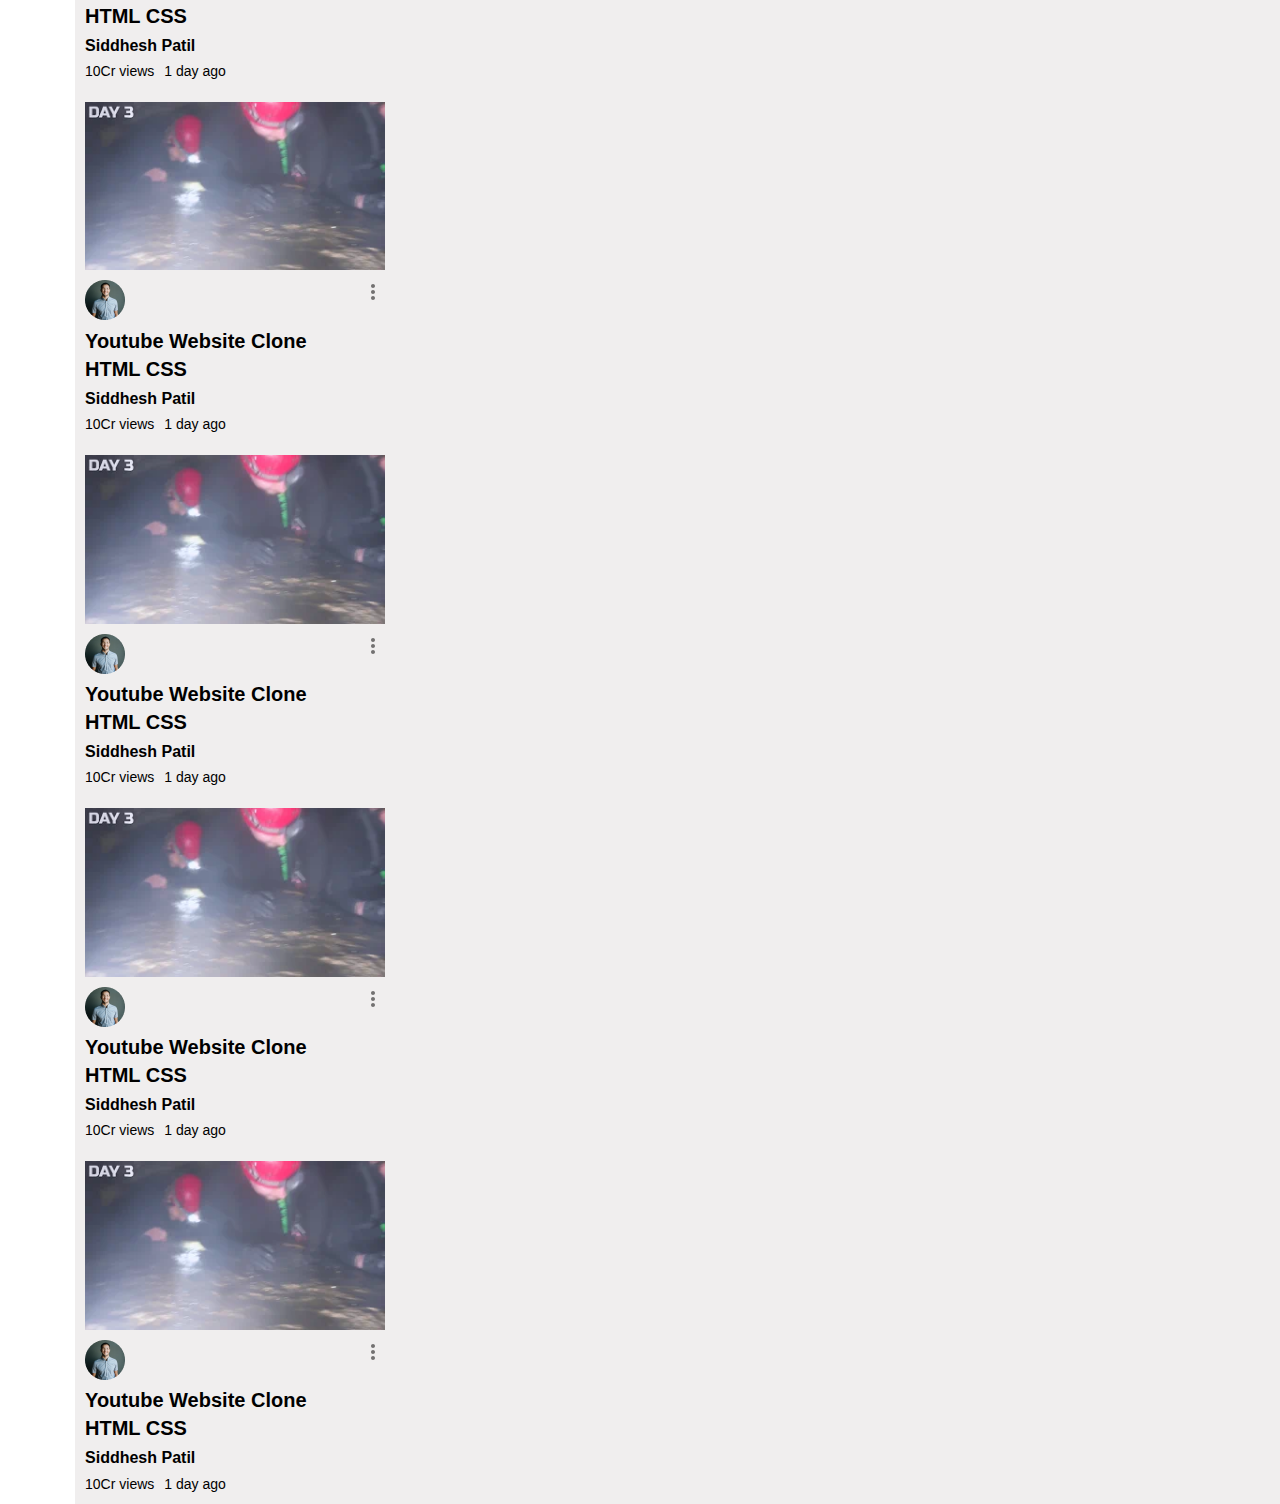
<file: Project 7/index.html>
<!DOCTYPE html>
<html lang="en">
<head>
  <meta charset="UTF-8">
  <meta name="viewport" content="width=device-width, initial-scale=1.0">
  <title>Youtube Clone</title>
  <link rel="stylesheet" href="style.css">
</head>
<body>
    <div class="container">
      <aside>
        <div class="bars">
          <img src="./icons/bars.svg" alt="bars">
        </div>
        <div class="side_icons">
          <i>
            <img src="./icons/home.svg" alt="home">
          </i>
          <p>Home</p>
          <i>
            <img src="./icons/compass.svg" alt="home">
          </i>
          <p>Explore</p>
          <i>
            <img src="./icons/video-gallary.svg" alt="Subscription">
          </i>
          <p>Subscription</p>
          <i>
            <img src="./icons/video-library.svg" alt="video-library">
          </i>
          <p>Library</p>
        </div>
      </aside>
      <div class="main_container">
        <header>
          <nav>
            <div class="logo">
              <img src="./images/youtube-logo.png" alt="Youtube">
            </div>
            <div class="center_nav">
              <div class="search">
                <input type="text">
                <button>
                  <img src="./icons/search.svg" alt="search"> 
                </button>
              </div>
              <div class="mic">
                <img src="./icons/mic.svg" alt="mic">
              </div>
            </div>
            <div class="side_nav">
              <i>
                <img src="./icons/video-add.svg" alt="video-add">
              </i>
              <i>
                <img src="./icons/dot-grid.svg" alt="dot-grid">
              </i>
              <i>
                <img src="./icons/bell.svg" alt="bell">
              </i>
              <i>
                <img src="./images/avatar.png" alt="avatar">
              </i>
            </div>
          </nav>
          <div class="tags">
            <div class="tag dark">All</div>
            <div class="tag light">Mixes</div>
            <div class="tag light">Crypto</div>
            <div class="tag light">Html</div>
            <div class="tag light">CSS</div>
            <div class="tag light">Javascript</div>
          </div>
        </header>
        <main>
          <div class="card_container">
            <div class="card">
              <img src="./images/img1.webp" alt="Thumnail">
              <div class="avatar_content">
                <div class="avatar">
                  <img src="./images/avatar.png" alt="avatar">
                  <div class="content">
                    <h3>Youtube Website Clone HTML CSS</h3>
                    <p class="channel_name">Siddhesh Patil</p>
                    <div class="content_status">
                      <p>10Cr views</p>
                      <p>1 day ago</p>
                    </div>
                  </div>
                
                </div>
                <div class="dots">
                  <img src="./icons/dots.svg" alt="dots">
                </div>
              </div>
            </div>
            <div class="card">
              <img src="./images/img1.webp" alt="Thumnail">
              <div class="avatar_content">
                <div class="avatar">
                  <img src="./images/avatar.png" alt="avatar">
                  <div class="content">
                    <h3>Youtube Website Clone HTML CSS</h3>
                    <p class="channel_name">Siddhesh Patil</p>
                    <div class="content_status">
                      <p>10Cr views</p>
                      <p>1 day ago</p>
                    </div>
                  </div>
                
                </div>
                <div class="dots">
                  <img src="./icons/dots.svg" alt="dots">
                </div>
              </div>
            </div><div class="card">
              <img src="./images/img1.webp" alt="Thumnail">
              <div class="avatar_content">
                <div class="avatar">
                  <img src="./images/avatar.png" alt="avatar">
                  <div class="content">
                    <h3>Youtube Website Clone HTML CSS</h3>
                    <p class="channel_name">Siddhesh Patil</p>
                    <div class="content_status">
                      <p>10Cr views</p>
                      <p>1 day ago</p>
                    </div>
                  </div>
                
                </div>
                <div class="dots">
                  <img src="./icons/dots.svg" alt="dots">
                </div>
              </div>
            </div><div class="card">
              <img src="./images/img1.webp" alt="Thumnail">
              <div class="avatar_content">
                <div class="avatar">
                  <img src="./images/avatar.png" alt="avatar">
                  <div class="content">
                    <h3>Youtube Website Clone HTML CSS</h3>
                    <p class="channel_name">Siddhesh Patil</p>
                    <div class="content_status">
                      <p>10Cr views</p>
                      <p>1 day ago</p>
                    </div>
                  </div>
                
                </div>
                <div class="dots">
                  <img src="./icons/dots.svg" alt="dots">
                </div>
              </div>
            </div><div class="card">
              <img src="./images/img1.webp" alt="Thumnail">
              <div class="avatar_content">
                <div class="avatar">
                  <img src="./images/avatar.png" alt="avatar">
                  <div class="content">
                    <h3>Youtube Website Clone HTML CSS</h3>
                    <p class="channel_name">Siddhesh Patil</p>
                    <div class="content_status">
                      <p>10Cr views</p>
                      <p>1 day ago</p>
                    </div>
                  </div>
                
                </div>
                <div class="dots">
                  <img src="./icons/dots.svg" alt="dots">
                </div>
              </div>
            </div><div class="card">
              <img src="./images/img1.webp" alt="Thumnail">
              <div class="avatar_content">
                <div class="avatar">
                  <img src="./images/avatar.png" alt="avatar">
                  <div class="content">
                    <h3>Youtube Website Clone HTML CSS</h3>
                    <p class="channel_name">Siddhesh Patil</p>
                    <div class="content_status">
                      <p>10Cr views</p>
                      <p>1 day ago</p>
                    </div>
                  </div>
                
                </div>
                <div class="dots">
                  <img src="./icons/dots.svg" alt="dots">
                </div>
              </div>
            </div><div class="card">
              <img src="./images/img1.webp" alt="Thumnail">
              <div class="avatar_content">
                <div class="avatar">
                  <img src="./images/avatar.png" alt="avatar">
                  <div class="content">
                    <h3>Youtube Website Clone HTML CSS</h3>
                    <p class="channel_name">Siddhesh Patil</p>
                    <div class="content_status">
                      <p>10Cr views</p>
                      <p>1 day ago</p>
                    </div>
                  </div>
                
                </div>
                <div class="dots">
                  <img src="./icons/dots.svg" alt="dots">
                </div>
              </div>
            </div><div class="card">
              <img src="./images/img1.webp" alt="Thumnail">
              <div class="avatar_content">
                <div class="avatar">
                  <img src="./images/avatar.png" alt="avatar">
                  <div class="content">
                    <h3>Youtube Website Clone HTML CSS</h3>
                    <p class="channel_name">Siddhesh Patil</p>
                    <div class="content_status">
                      <p>10Cr views</p>
                      <p>1 day ago</p>
                    </div>
                  </div>
                
                </div>
                <div class="dots">
                  <img src="./icons/dots.svg" alt="dots">
                </div>
              </div>
            </div><div class="card">
              <img src="./images/img1.webp" alt="Thumnail">
              <div class="avatar_content">
                <div class="avatar">
                  <img src="./images/avatar.png" alt="avatar">
                  <div class="content">
                    <h3>Youtube Website Clone HTML CSS</h3>
                    <p class="channel_name">Siddhesh Patil</p>
                    <div class="content_status">
                      <p>10Cr views</p>
                      <p>1 day ago</p>
                    </div>
                  </div>
                
                </div>
                <div class="dots">
                  <img src="./icons/dots.svg" alt="dots">
                </div>
              </div>
            </div><div class="card">
              <img src="./images/img1.webp" alt="Thumnail">
              <div class="avatar_content">
                <div class="avatar">
                  <img src="./images/avatar.png" alt="avatar">
                  <div class="content">
                    <h3>Youtube Website Clone HTML CSS</h3>
                    <p class="channel_name">Siddhesh Patil</p>
                    <div class="content_status">
                      <p>10Cr views</p>
                      <p>1 day ago</p>
                    </div>
                  </div>
                
                </div>
                <div class="dots">
                  <img src="./icons/dots.svg" alt="dots">
                </div>
              </div>
            </div><div class="card">
              <img src="./images/img1.webp" alt="Thumnail">
              <div class="avatar_content">
                <div class="avatar">
                  <img src="./images/avatar.png" alt="avatar">
                  <div class="content">
                    <h3>Youtube Website Clone HTML CSS</h3>
                    <p class="channel_name">Siddhesh Patil</p>
                    <div class="content_status">
                      <p>10Cr views</p>
                      <p>1 day ago</p>
                    </div>
                  </div>
                
                </div>
                <div class="dots">
                  <img src="./icons/dots.svg" alt="dots">
                </div>
              </div>
            </div><div class="card">
              <img src="./images/img1.webp" alt="Thumnail">
              <div class="avatar_content">
                <div class="avatar">
                  <img src="./images/avatar.png" alt="avatar">
                  <div class="content">
                    <h3>Youtube Website Clone HTML CSS</h3>
                    <p class="channel_name">Siddhesh Patil</p>
                    <div class="content_status">
                      <p>10Cr views</p>
                      <p>1 day ago</p>
                    </div>
                  </div>
                
                </div>
                <div class="dots">
                  <img src="./icons/dots.svg" alt="dots">
                </div>
              </div>
            </div><div class="card">
              <img src="./images/img1.webp" alt="Thumnail">
              <div class="avatar_content">
                <div class="avatar">
                  <img src="./images/avatar.png" alt="avatar">
                  <div class="content">
                    <h3>Youtube Website Clone HTML CSS</h3>
                    <p class="channel_name">Siddhesh Patil</p>
                    <div class="content_status">
                      <p>10Cr views</p>
                      <p>1 day ago</p>
                    </div>
                  </div>
                
                </div>
                <div class="dots">
                  <img src="./icons/dots.svg" alt="dots">
                </div>
              </div>
            </div><div class="card">
              <img src="./images/img1.webp" alt="Thumnail">
              <div class="avatar_content">
                <div class="avatar">
                  <img src="./images/avatar.png" alt="avatar">
                  <div class="content">
                    <h3>Youtube Website Clone HTML CSS</h3>
                    <p class="channel_name">Siddhesh Patil</p>
                    <div class="content_status">
                      <p>10Cr views</p>
                      <p>1 day ago</p>
                    </div>
                  </div>
                
                </div>
                <div class="dots">
                  <img src="./icons/dots.svg" alt="dots">
                </div>
              </div>
            </div><div class="card">
              <img src="./images/img1.webp" alt="Thumnail">
              <div class="avatar_content">
                <div class="avatar">
                  <img src="./images/avatar.png" alt="avatar">
                  <div class="content">
                    <h3>Youtube Website Clone HTML CSS</h3>
                    <p class="channel_name">Siddhesh Patil</p>
                    <div class="content_status">
                      <p>10Cr views</p>
                      <p>1 day ago</p>
                    </div>
                  </div>
                
                </div>
                <div class="dots">
                  <img src="./icons/dots.svg" alt="dots">
                </div>
              </div>
            </div><div class="card">
              <img src="./images/img1.webp" alt="Thumnail">
              <div class="avatar_content">
                <div class="avatar">
                  <img src="./images/avatar.png" alt="avatar">
                  <div class="content">
                    <h3>Youtube Website Clone HTML CSS</h3>
                    <p class="channel_name">Siddhesh Patil</p>
                    <div class="content_status">
                      <p>10Cr views</p>
                      <p>1 day ago</p>
                    </div>
                  </div>
                
                </div>
                <div class="dots">
                  <img src="./icons/dots.svg" alt="dots">
                </div>
              </div>
            </div><div class="card">
              <img src="./images/img1.webp" alt="Thumnail">
              <div class="avatar_content">
                <div class="avatar">
                  <img src="./images/avatar.png" alt="avatar">
                  <div class="content">
                    <h3>Youtube Website Clone HTML CSS</h3>
                    <p class="channel_name">Siddhesh Patil</p>
                    <div class="content_status">
                      <p>10Cr views</p>
                      <p>1 day ago</p>
                    </div>
                  </div>
                
                </div>
                <div class="dots">
                  <img src="./icons/dots.svg" alt="dots">
                </div>
              </div>
            </div><div class="card">
              <img src="./images/img1.webp" alt="Thumnail">
              <div class="avatar_content">
                <div class="avatar">
                  <img src="./images/avatar.png" alt="avatar">
                  <div class="content">
                    <h3>Youtube Website Clone HTML CSS</h3>
                    <p class="channel_name">Siddhesh Patil</p>
                    <div class="content_status">
                      <p>10Cr views</p>
                      <p>1 day ago</p>
                    </div>
                  </div>
                
                </div>
                <div class="dots">
                  <img src="./icons/dots.svg" alt="dots">
                </div>
              </div>
            </div><div class="card">
              <img src="./images/img1.webp" alt="Thumnail">
              <div class="avatar_content">
                <div class="avatar">
                  <img src="./images/avatar.png" alt="avatar">
                  <div class="content">
                    <h3>Youtube Website Clone HTML CSS</h3>
                    <p class="channel_name">Siddhesh Patil</p>
                    <div class="content_status">
                      <p>10Cr views</p>
                      <p>1 day ago</p>
                    </div>
                  </div>
                
                </div>
                <div class="dots">
                  <img src="./icons/dots.svg" alt="dots">
                </div>
              </div>
            </div><div class="card">
              <img src="./images/img1.webp" alt="Thumnail">
              <div class="avatar_content">
                <div class="avatar">
                  <img src="./images/avatar.png" alt="avatar">
                  <div class="content">
                    <h3>Youtube Website Clone HTML CSS</h3>
                    <p class="channel_name">Siddhesh Patil</p>
                    <div class="content_status">
                      <p>10Cr views</p>
                      <p>1 day ago</p>
                    </div>
                  </div>
                
                </div>
                <div class="dots">
                  <img src="./icons/dots.svg" alt="dots">
                </div>
              </div>
            </div><div class="card">
              <img src="./images/img1.webp" alt="Thumnail">
              <div class="avatar_content">
                <div class="avatar">
                  <img src="./images/avatar.png" alt="avatar">
                  <div class="content">
                    <h3>Youtube Website Clone HTML CSS</h3>
                    <p class="channel_name">Siddhesh Patil</p>
                    <div class="content_status">
                      <p>10Cr views</p>
                      <p>1 day ago</p>
                    </div>
                  </div>
                
                </div>
                <div class="dots">
                  <img src="./icons/dots.svg" alt="dots">
                </div>
              </div>
            </div><div class="card">
              <img src="./images/img1.webp" alt="Thumnail">
              <div class="avatar_content">
                <div class="avatar">
                  <img src="./images/avatar.png" alt="avatar">
                  <div class="content">
                    <h3>Youtube Website Clone HTML CSS</h3>
                    <p class="channel_name">Siddhesh Patil</p>
                    <div class="content_status">
                      <p>10Cr views</p>
                      <p>1 day ago</p>
                    </div>
                  </div>
                
                </div>
                <div class="dots">
                  <img src="./icons/dots.svg" alt="dots">
                </div>
              </div>
            </div>
          </div>
        </main>
      </div>
    </div>
</body>
</html>
</file>
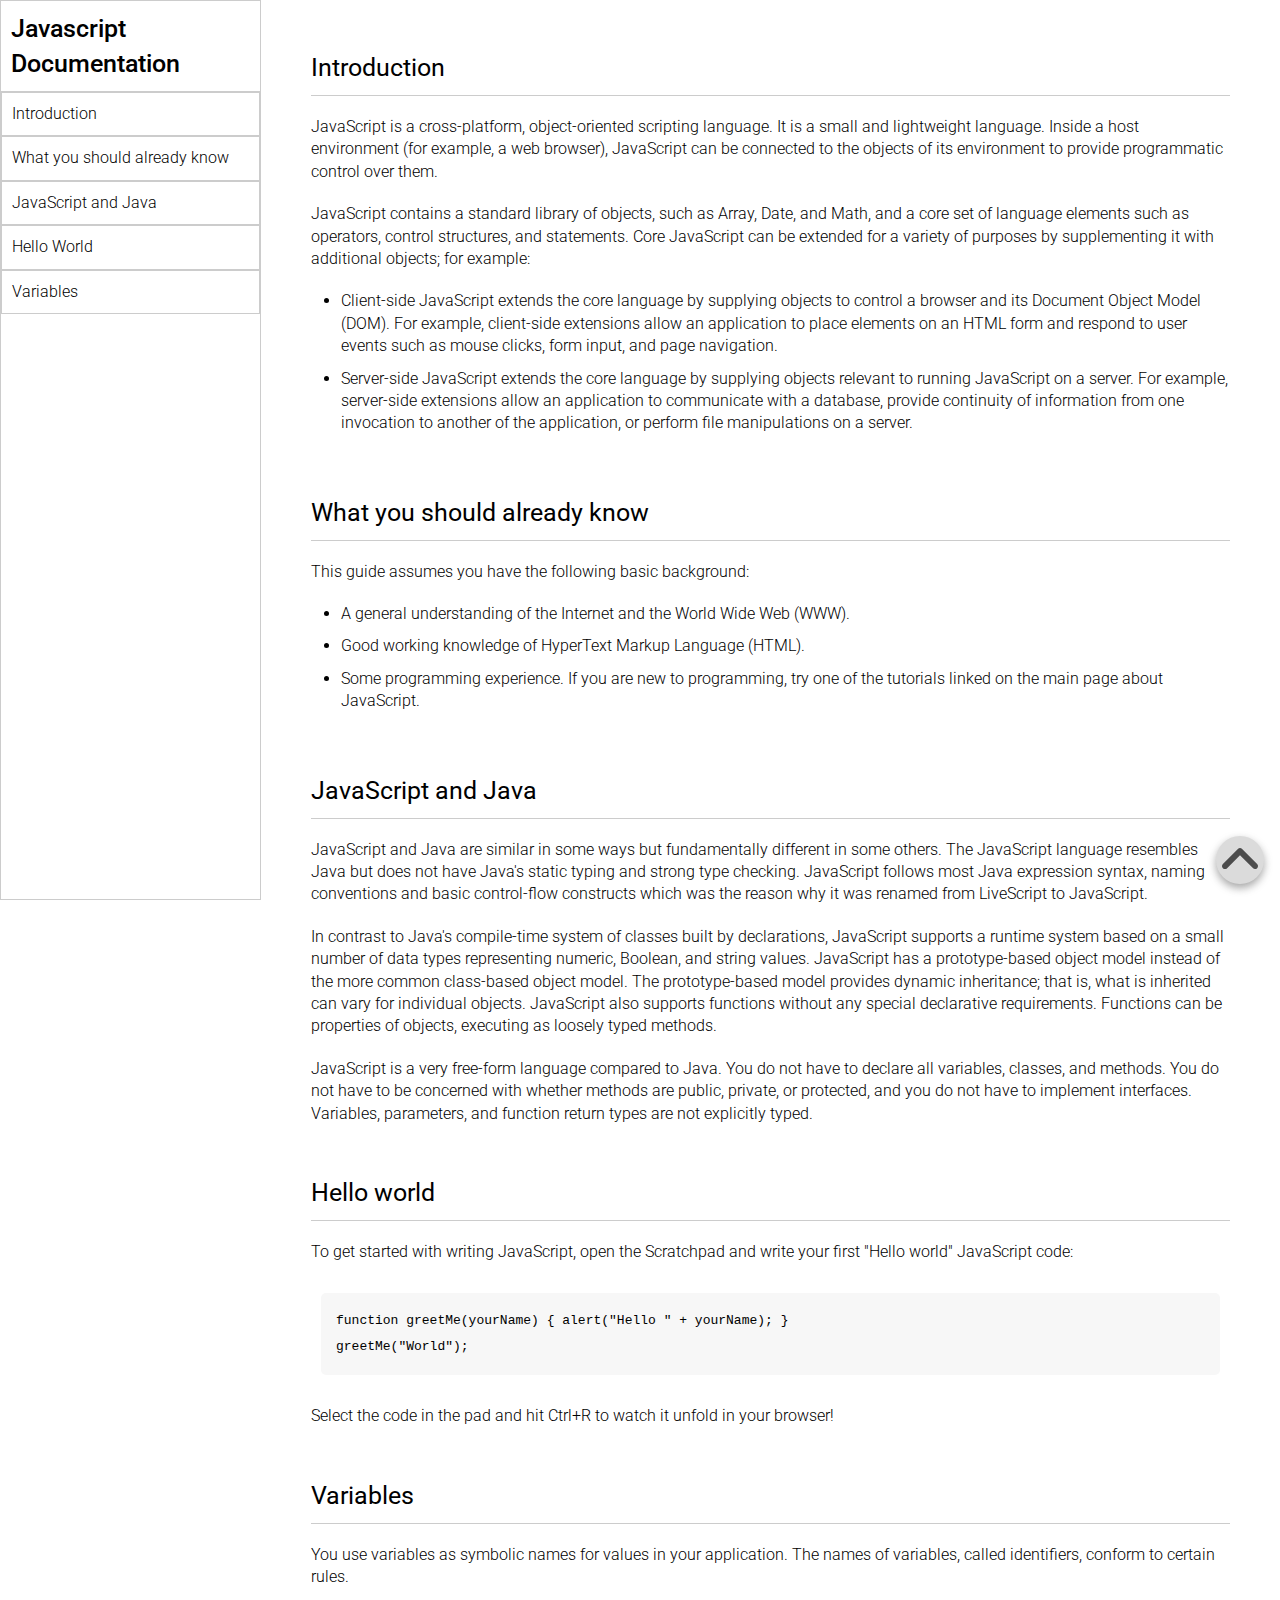
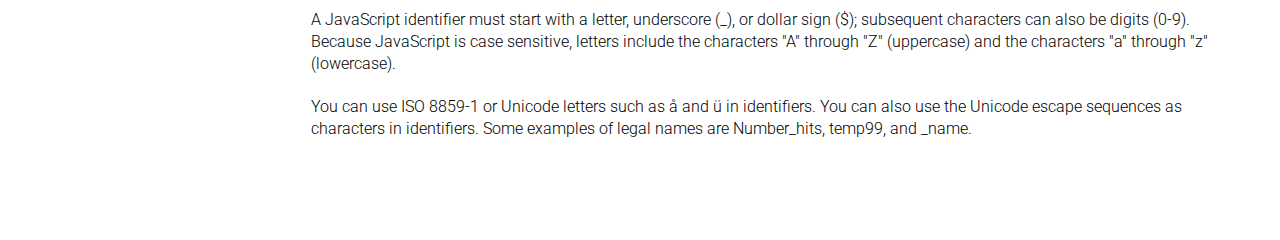
<file: Project 8/index.html>
<!DOCTYPE html>
<html lang="en">
<head>
    <meta charset="UTF-8">
    <meta name="viewport" content="width=device-width, initial-scale=1.0">
    <title>Javascript Documentation</title>
    <link rel="stylesheet" href="style.css">
</head>
<body>
    <header>
        <nav>
            <h1>Javascript Documentation</h1>
            <ul>
                <a href="#Introduction">
                    <li>Introduction</li>
                </a>
                <a href="#What_you_should_already_know">
                    <li>What you should already know</li>
                </a>
                <a href="#JavaScript_and_Java">
                    <li>JavaScript and Java</li>
                </a>
                <a href="#Hello_World">
                    <li>Hello World</li>
                </a>
                <a href="#Variables">
                    <li>Variables</li>
                </a>
            </ul>
        </nav>
    </header>
    <main>
        <section id="Introduction">
            <h2>Introduction</h2>
            <article>
                <p>JavaScript is a cross-platform, object-oriented scripting language. It is a small and lightweight language. Inside a host environment (for example, a web browser), JavaScript can be connected to the objects of its environment to provide programmatic control over them.</p>
                <p>JavaScript contains a standard library of objects, such as Array, Date, and Math, and a core set of language elements such as operators, control structures, and statements. Core JavaScript can be extended for a variety of purposes by supplementing it with additional objects; for example:</p>
                <ul>
                    <li>
                        Client-side JavaScript extends the core language by supplying objects to control a browser and its Document Object Model (DOM). For example, client-side extensions allow an application to place elements on an HTML form and respond to user events such as mouse clicks, form input, and page navigation.
                    </li>
                    <li>
                        Server-side JavaScript extends the core language by supplying objects relevant to running JavaScript on a server. For example, server-side extensions allow an application to communicate with a database, provide continuity of information from one invocation to another of the application, or perform file manipulations on a server.
                    </li>
                </ul>
            </article>
        </section>
        <section id="What_you_should_already_know">
            <h2>What you should already know</h2>
            <article>
              <p>This guide assumes you have the following basic background:</p>
    
              <ul>
                <li>
                  A general understanding of the Internet and the World Wide Web
                  (WWW).
                </li>
                <li>Good working knowledge of HyperText Markup Language (HTML).</li>
                <li>
                  Some programming experience. If you are new to programming, try
                  one of the tutorials linked on the main page about JavaScript.
                </li>
              </ul>
            </article>
          </section>
          <section id="JavaScript_and_Java">
            <h2>JavaScript and Java</h2>
            <article>
              <p>
                JavaScript and Java are similar in some ways but fundamentally
                different in some others. The JavaScript language resembles Java but
                does not have Java's static typing and strong type checking.
                JavaScript follows most Java expression syntax, naming conventions
                and basic control-flow constructs which was the reason why it was
                renamed from LiveScript to JavaScript.
              </p>
    
              <p>
                In contrast to Java's compile-time system of classes built by
                declarations, JavaScript supports a runtime system based on a small
                number of data types representing numeric, Boolean, and string
                values. JavaScript has a prototype-based object model instead of the
                more common class-based object model. The prototype-based model
                provides dynamic inheritance; that is, what is inherited can vary
                for individual objects. JavaScript also supports functions without
                any special declarative requirements. Functions can be properties of
                objects, executing as loosely typed methods.
              </p>
              <p>
                JavaScript is a very free-form language compared to Java. You do not
                have to declare all variables, classes, and methods. You do not have
                to be concerned with whether methods are public, private, or
                protected, and you do not have to implement interfaces. Variables,
                parameters, and function return types are not explicitly typed.
              </p>
            </article>
          </section>
          <section id="Hello_world">
            <h2>Hello world</h2>
            <article>
              To get started with writing JavaScript, open the Scratchpad and write
              your first "Hello world" JavaScript code:
              <code
                >function greetMe(yourName) { alert("Hello " + yourName); }
                greetMe("World");
              </code>
    
              Select the code in the pad and hit Ctrl+R to watch it unfold in your
              browser!
            </article>
          </section>
          <section id="Variables">
            <h2>Variables</h2>
            <article>
              <p>
                You use variables as symbolic names for values in your application.
                The names of variables, called identifiers, conform to certain
                rules.
              </p>
              <p>
                A JavaScript identifier must start with a letter, underscore (_), or
                dollar sign ($); subsequent characters can also be digits (0-9).
                Because JavaScript is case sensitive, letters include the characters
                "A" through "Z" (uppercase) and the characters "a" through "z"
                (lowercase).
              </p>
              <p>
                You can use ISO 8859-1 or Unicode letters such as å and ü in
                identifiers. You can also use the Unicode escape sequences as
                characters in identifiers. Some examples of legal names are
                Number_hits, temp99, and _name.
              </p>
            </article>
          </section>
    </main>
    <div class="top">
        <a href='#' class="stt" title="scroll to top"></a>
    </div>
</body>
</html>
</file>
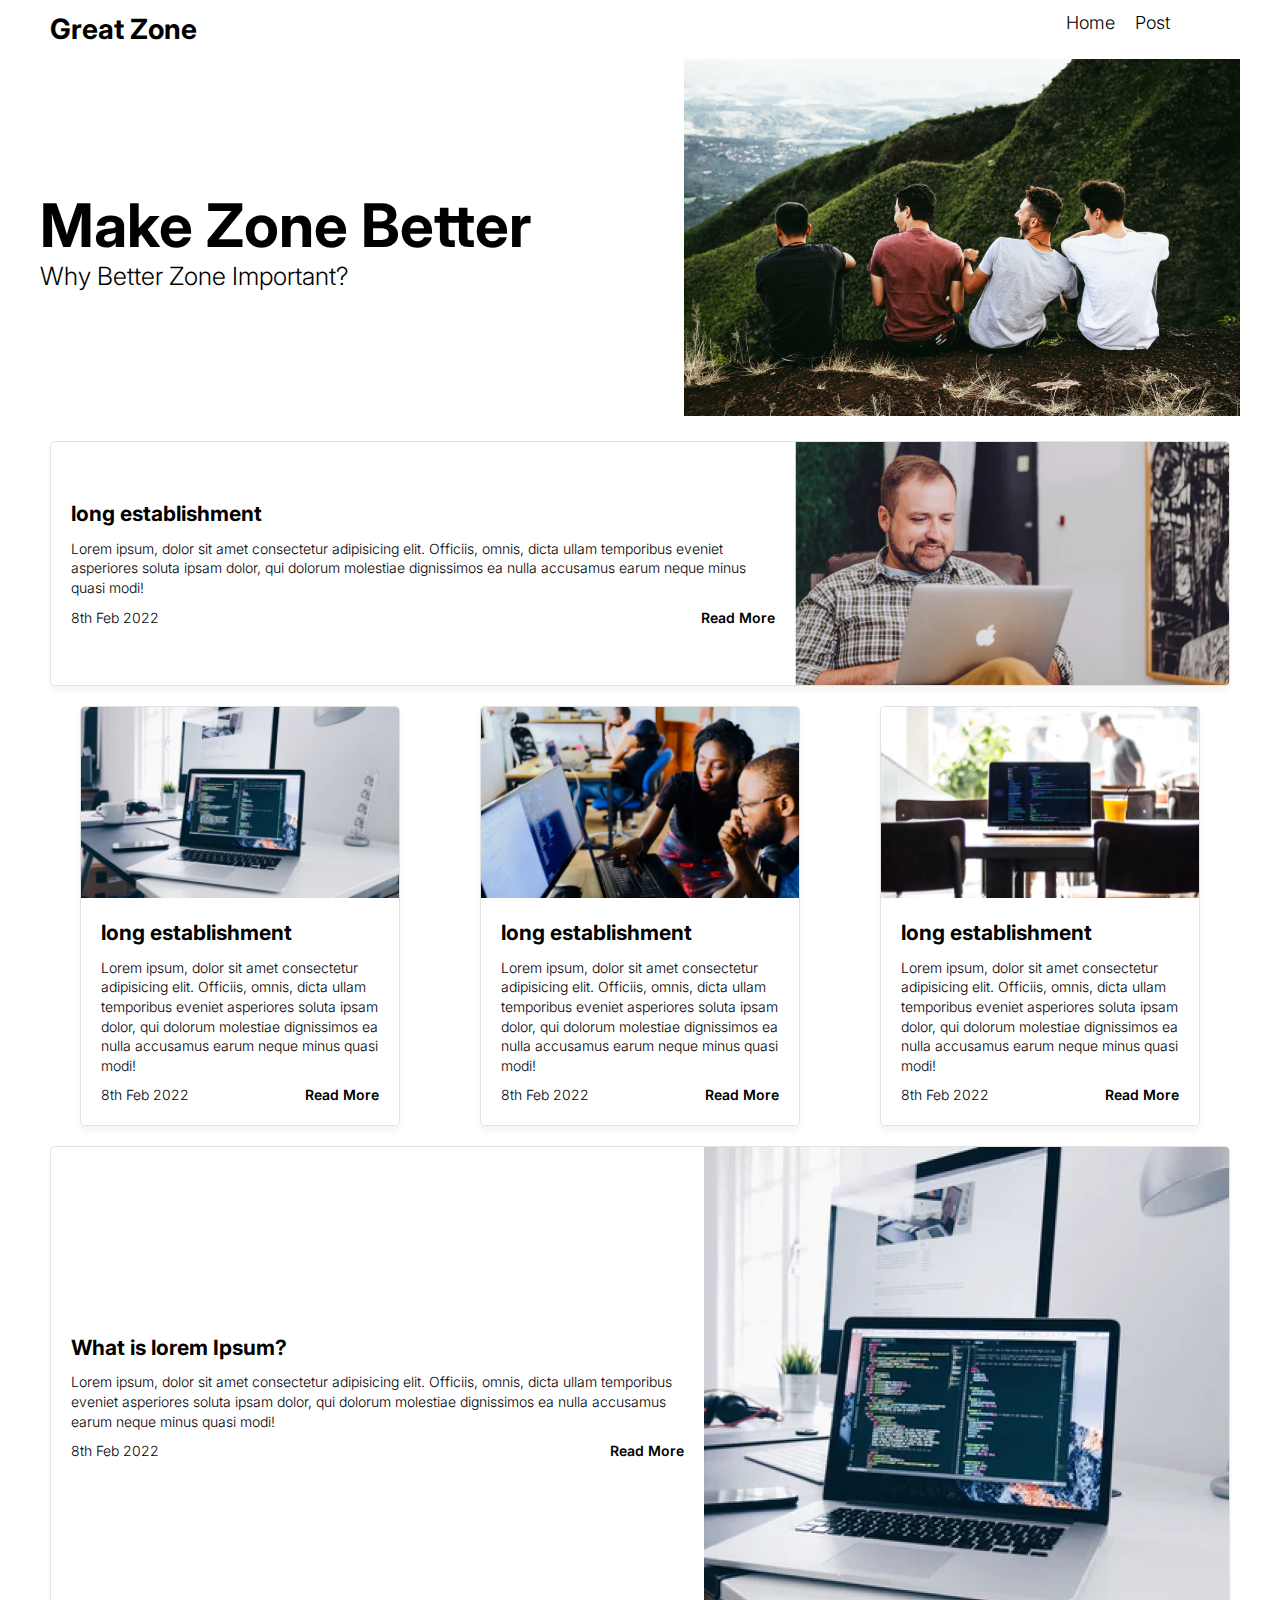
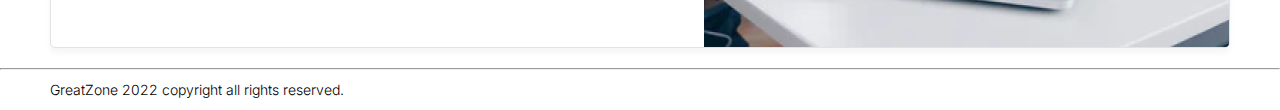
<file: Project 9/home.html>
<!DOCTYPE html>
<html lang="en">
<head>
    <meta charset="UTF-8">
    <meta name="viewport" content="width=device-width, initial-scale=1.0">
    <title>Home | Blog Website</title>
    <link rel="stylesheet" href="style.css">
    <link rel="stylesheet" href="https://cdnjs.cloudflare.com/ajax/libs/font-awesome/6.6.0/css/all.min.css" integrity="sha512-Kc323vGBEqzTmouAECnVceyQqyqdsSiqLQISBL29aUW4U/M7pSPA/gEUZQqv1cwx4OnYxTxve5UMg5GT6L4JJg==" crossorigin="anonymous" referrerpolicy="no-referrer" />
</head>
<body>
    <header>
        <nav>
           <h1> Great Zone</h1>
           <ul>
            <a href="home.html">
                <li>
                    Home
                </li>
            </a>
            <a href="post.html">
                <li>
                    Post
                </li>
            </a>
            <li>
                <i class="fa-brands fa-instagram"></i>
            </li>
            <li>
                <i class="fa-brands fa-twitter"></i>
            </li>
            <li>
                <i class="fa-brands fa-linkedin"></i>
            </li>
           </ul>
        </nav>
    </header>
    <main>
        <section id="hero">
            <div class="hero_content">
                <h1>Make Zone Better</h1>
                <h4>Why Better Zone Important?</h4>
            </div>
            <div class="hero_image">
                <img src="./Images/hero.png" alt="hero">
            </div>
        </section>
        <div class="h_card">
            <div class="card_content">
                <h2>long establishment</h2>
                <p>Lorem ipsum, dolor sit amet consectetur adipisicing elit. Officiis, omnis, dicta ullam temporibus eveniet asperiores soluta ipsam dolor, qui dolorum molestiae dignissimos ea nulla accusamus earum neque minus quasi modi!</p>
                <div class="status">
                    <p>8th Feb 2022</p>
                    <a href="post.html" ><button class="read_btn">Read More</button></a> 
                </div>
            </div>
            <img src="./Images/long-card.png" alt="laptop guy">
        </div>

        <div class="card_container">
            <div class="card_wrapper">
                <div class="v_card">
                    <img src="./Images/card1.png" alt="card 1">
                    <div class="card_content">
                        <h2>long establishment</h2>
                        <p>Lorem ipsum, dolor sit amet consectetur adipisicing elit. Officiis, omnis, dicta ullam temporibus eveniet asperiores soluta ipsam dolor, qui dolorum molestiae dignissimos ea nulla accusamus earum neque minus quasi modi!</p>
                        <div class="status">
                            <p>8th Feb 2022</p>
                            <a href="post.html" ><button class="read_btn">Read More</button></a>
                        </div>
                    </div>
                </div>
            </div>
            <div class="card_wrapper">
                <div class="v_card">
                    <img src="./Images/card2.png" alt="card 2">
                    <div class="card_content">
                        <h2>long establishment</h2>
                        <p>Lorem ipsum, dolor sit amet consectetur adipisicing elit. Officiis, omnis, dicta ullam temporibus eveniet asperiores soluta ipsam dolor, qui dolorum molestiae dignissimos ea nulla accusamus earum neque minus quasi modi!</p>
                        <div class="status">
                            <p>8th Feb 2022</p>
                            <a href="post.html" ><button class="read_btn">Read More</button></a> 
                        </div>
                    </div>
                </div>
            </div>
            <div class="card_wrapper">
                <div class="v_card">
                    <img src="./Images/card3.png" alt="card 3">
                    <div class="card_content">
                        <h2>long establishment</h2>
                        <p>Lorem ipsum, dolor sit amet consectetur adipisicing elit. Officiis, omnis, dicta ullam temporibus eveniet asperiores soluta ipsam dolor, qui dolorum molestiae dignissimos ea nulla accusamus earum neque minus quasi modi!</p>
                        <div class="status">
                            <p>8th Feb 2022</p>
                            <a href="post.html" ><button class="read_btn">Read More</button></a>
                        </div>
                    </div>
                </div>
            </div>
        </div>
        <div class="h_card">
            <div class="card_content">
                <h2>What is lorem Ipsum?</h2>
                <p>Lorem ipsum, dolor sit amet consectetur adipisicing elit. Officiis, omnis, dicta ullam temporibus eveniet asperiores soluta ipsam dolor, qui dolorum molestiae dignissimos ea nulla accusamus earum neque minus quasi modi!</p>
                <div class="status">
                    <p>8th Feb 2022</p>
                    <a href="post.html" ><button class="read_btn">Read More</button></a>
                </div>
            </div>
            <img src="./Images/long-big-card.png" alt="laptop">
        </div>
    </main>
    <hr>
    <footer>
        <p>GreatZone 2022 copyright all rights reserved.</p>
        <ul>
            <li>
                <i class="fa-brands fa-instagram"></i>
            </li>
            <li>
                <i class="fa-brands fa-twitter"></i>
            </li>
            <li>
                <i class="fa-brands fa-linkedin"></i>
            </li>
        </ul>
    </footer>
</body>
</html>
</file>
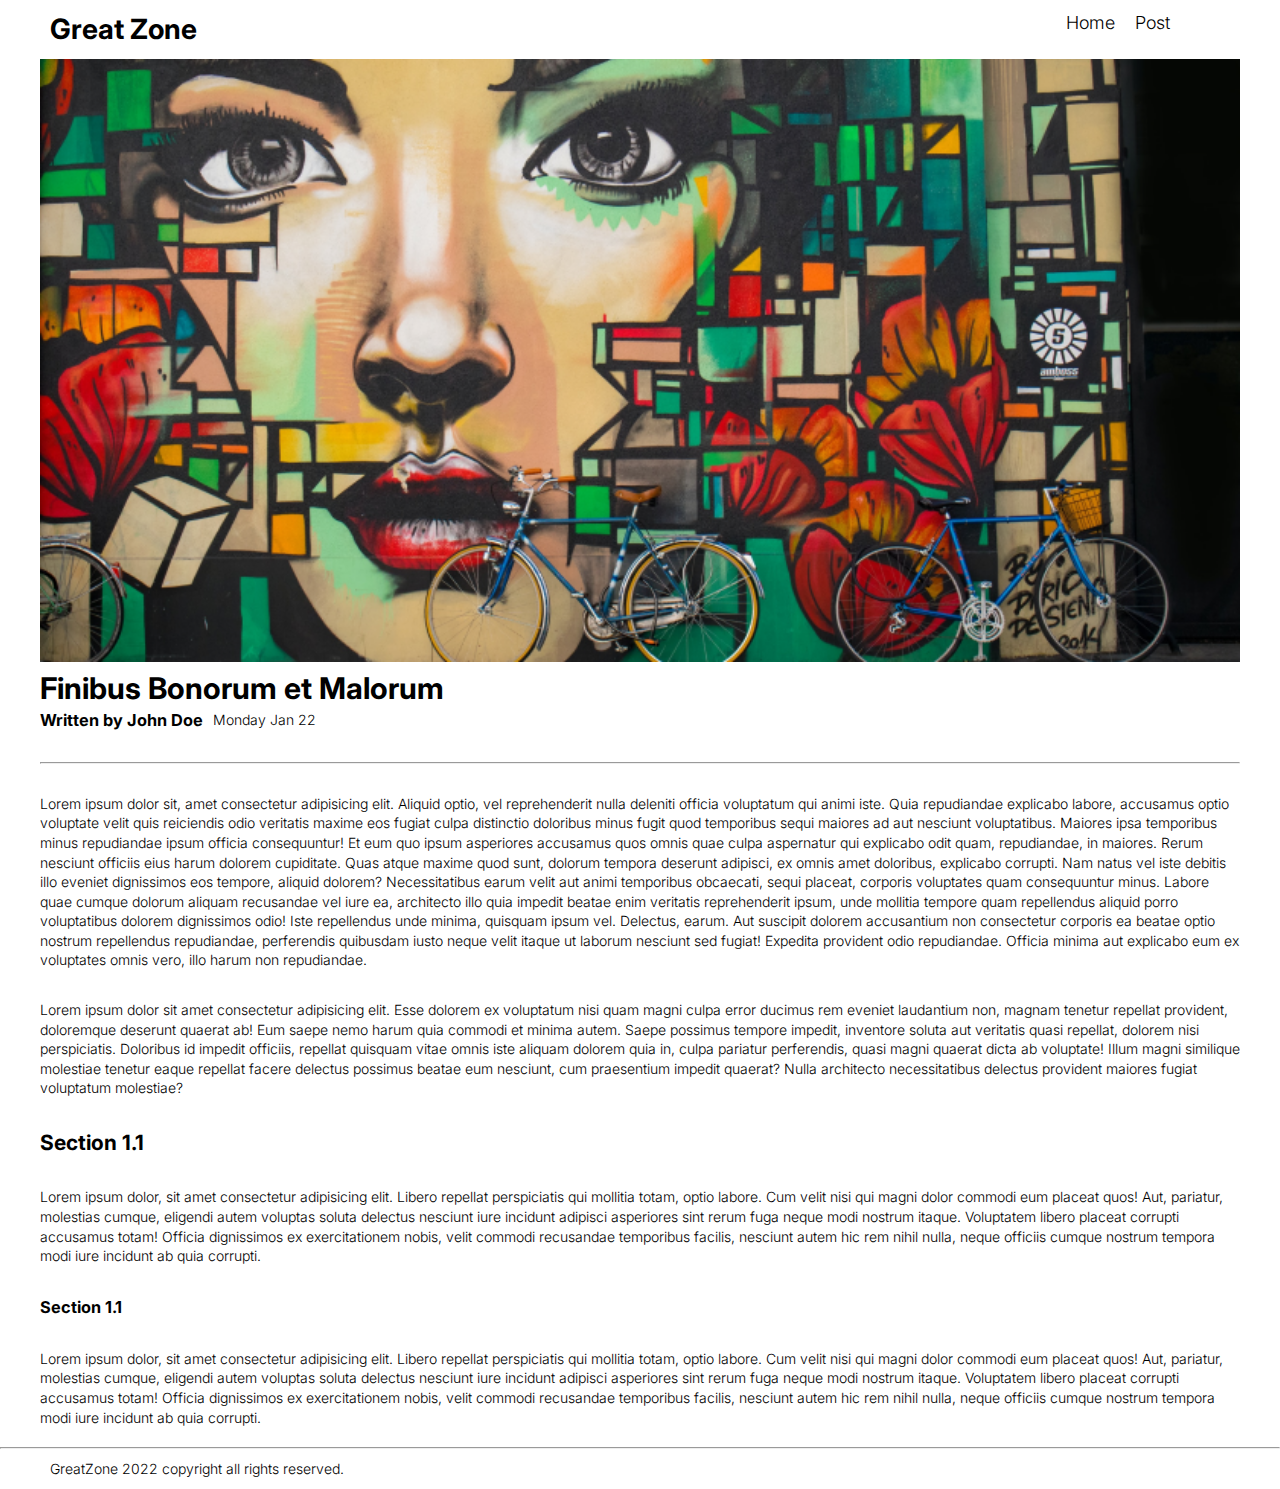
<file: Project 9/post.html>
<!DOCTYPE html>
<html lang="en">
<head>
    <meta charset="UTF-8">
    <meta name="viewport" content="width=device-width, initial-scale=1.0">
    <title>Post Page</title>
    <link rel="stylesheet" href="style.css">
    <link rel="stylesheet" href="https://cdnjs.cloudflare.com/ajax/libs/font-awesome/6.6.0/css/all.min.css" integrity="sha512-Kc323vGBEqzTmouAECnVceyQqyqdsSiqLQISBL29aUW4U/M7pSPA/gEUZQqv1cwx4OnYxTxve5UMg5GT6L4JJg==" crossorigin="anonymous" referrerpolicy="no-referrer" />
</head>
<body>
    <header>
        <nav>
           <h1> Great Zone</h1>
           <ul>
            <a href="home.html">
                <li>
                    Home
                </li>
            </a>
            <a href="post.html">
                <li>
                    Post
                </li>
            </a>
            <li>
                <i class="fa-brands fa-instagram"></i>
            </li>
            <li>
                <i class="fa-brands fa-twitter"></i>
            </li>
            <li>
                <i class="fa-brands fa-linkedin"></i>
            </li>
           </ul>
        </nav>
    </header>
    <main class="post">
        <section>
            <div class="banner_image">
                <img src="./Images/banner.png" alt="banner_image">
            </div>
            <h1>Finibus Bonorum et Malorum</h1>
            <div class="about_author">
                <h3>Written by John Doe</h3>
                <p>Monday Jan 22</p>
            </div>
        </section>
        <hr>
        <article>
            <p>Lorem ipsum dolor sit, amet consectetur adipisicing elit. Aliquid optio, vel reprehenderit nulla deleniti officia voluptatum qui animi iste. Quia repudiandae explicabo labore, accusamus optio voluptate velit quis reiciendis odio veritatis maxime eos fugiat culpa distinctio doloribus minus fugit quod temporibus sequi maiores ad aut nesciunt voluptatibus. Maiores ipsa temporibus minus repudiandae ipsum officia consequuntur! Et eum quo ipsum asperiores accusamus quos omnis quae culpa aspernatur qui explicabo odit quam, repudiandae, in maiores. Rerum nesciunt officiis eius harum dolorem cupiditate. Quas atque maxime quod sunt, dolorum tempora deserunt adipisci, ex omnis amet doloribus, explicabo corrupti. Nam natus vel iste debitis illo eveniet dignissimos eos tempore, aliquid dolorem? Necessitatibus earum velit aut animi temporibus obcaecati, sequi placeat, corporis voluptates quam consequuntur minus. Labore quae cumque dolorum aliquam recusandae vel iure ea, architecto illo quia impedit beatae enim veritatis reprehenderit ipsum, unde mollitia tempore quam repellendus aliquid porro voluptatibus dolorem dignissimos odio! Iste repellendus unde minima, quisquam ipsum vel. Delectus, earum. Aut suscipit dolorem accusantium non consectetur corporis ea beatae optio nostrum repellendus repudiandae, perferendis quibusdam iusto neque velit itaque ut laborum nesciunt sed fugiat! Expedita provident odio repudiandae. Officia minima aut explicabo eum ex voluptates omnis vero, illo harum non repudiandae.</p>
            <p>Lorem ipsum dolor sit amet consectetur adipisicing elit. Esse dolorem ex voluptatum nisi quam magni culpa error ducimus rem eveniet laudantium non, magnam tenetur repellat provident, doloremque deserunt quaerat ab! Eum saepe nemo harum quia commodi et minima autem. Saepe possimus tempore impedit, inventore soluta aut veritatis quasi repellat, dolorem nisi perspiciatis. Doloribus id impedit officiis, repellat quisquam vitae omnis iste aliquam dolorem quia in, culpa pariatur perferendis, quasi magni quaerat dicta ab voluptate! Illum magni similique molestiae tenetur eaque repellat facere delectus possimus beatae eum nesciunt, cum praesentium impedit quaerat? Nulla architecto necessitatibus delectus provident maiores fugiat voluptatum molestiae?</p>
            <h2>Section 1.1</h2>
            <p>Lorem ipsum dolor, sit amet consectetur adipisicing elit. Libero repellat perspiciatis qui mollitia totam, optio labore. Cum velit nisi qui magni dolor commodi eum placeat quos! Aut, pariatur, molestias cumque, eligendi autem voluptas soluta delectus nesciunt iure incidunt adipisci asperiores sint rerum fuga neque modi nostrum itaque. Voluptatem libero placeat corrupti accusamus totam! Officia dignissimos ex exercitationem nobis, velit commodi recusandae temporibus facilis, nesciunt autem hic rem nihil nulla, neque officiis cumque nostrum tempora modi iure incidunt ab quia corrupti.</p>
            <h3>Section 1.1</h3>
            <p>Lorem ipsum dolor, sit amet consectetur adipisicing elit. Libero repellat perspiciatis qui mollitia totam, optio labore. Cum velit nisi qui magni dolor commodi eum placeat quos! Aut, pariatur, molestias cumque, eligendi autem voluptas soluta delectus nesciunt iure incidunt adipisci asperiores sint rerum fuga neque modi nostrum itaque. Voluptatem libero placeat corrupti accusamus totam! Officia dignissimos ex exercitationem nobis, velit commodi recusandae temporibus facilis, nesciunt autem hic rem nihil nulla, neque officiis cumque nostrum tempora modi iure incidunt ab quia corrupti.</p>
        </article>
    </main>
    <hr>
    <footer>
        <p>GreatZone 2022 copyright all rights reserved.</p>
        <ul>
            <li>
                <i class="fa-brands fa-instagram"></i>
            </li>
            <li>
                <i class="fa-brands fa-twitter"></i>
            </li>
            <li>
                <i class="fa-brands fa-linkedin"></i>
            </li>
        </ul>
    </footer>
</body>
</html>
</file>
<file: Project 1/style.css>
* {
    margin: 0;
    padding: 0;
    box-sizing: border-box;
}
.container {
    background-color: #e5e5fd;
    min-height: 100vh;
    border: 10px solid #1d1e4c ;
}
.content {
    max-width: 900px;
    margin: 0 auto;
}
.top_section {
    margin-top: 100px;
    display: flex;
    justify-content: space-between;
    align-items: flex-end;

}
.top_section h1 {
    font-size: 50px;
    font-weight: bold;
    color: #1d1e4c;
    text-transform: uppercase;
}
.top_section h4 {
    text-align: end;
    font-size: 30px;
}

.image_comtainer,img {
    width: 300px;
    height: 320px;
    border-radius: 50%;

}

.about_section {
    margin-top: 50px;
}
.about_section h2 {
    font-size: 70px;
    font-weight: 400;
    margin-bottom: 20px;
}

.about_section p {
    font-size: 20px;
    line-height: 30px;
    letter-spacing: 1.2px;
    text-align: justify;
}

.biography_section {
    margin: 50px 0;
}

.biography_section h3 {
    font-size: 30px;
    margin-bottom: 30px;
}
.biography_section ul{
    margin-left: 50px;

}

.biography_section li{
    margin-bottom: 20px;
    
}
footer {
    margin-top: 50px;
}

footer p{
    text-align: end;
}
</file>
<file: Project 10/style.css>
@import url('https://fonts.googleapis.com/css2?family=Poppins:ital,wght@0,100;0,200;0,300;0,400;0,500;0,600;0,700;0,800;0,900;1,100;1,200;1,300;1,400;1,500;1,600;1,700;1,800;1,900&display=swap');
:root {
    --lighting-color: #0089b7;
    --dark-color: #003d62;
    --darker-color: #003251;
    --secondary-color: #fff700;
}
*{
    margin: 0px;
    padding: 0px;
    box-sizing: border-box;
}

html{
    font-size: 62.5%;
}

html, body{
    font-family: 'Poppins', sans-serif;
    font-weight: 300;
    line-height: 1.4;
    scroll-behavior: smooth;
    color: white;
}

body {
    font-size: 1.4rem;
}

.container{
    max-width: 1300px;
    margin: 0 auto;
}

ul {
    list-style: none;
}

a {
    text-decoration: none;
    color: white;
}

header {
    background-color: var(--lighting-color);
}

nav {
    display: flex;
    justify-content: space-between;
    align-items: center;
    padding: 1rem;
}

nav ul {
    display: flex;
    gap: 1rem;
}

nav li {
    font-size: 1.8rem;
    border-bottom: 0.4rem transparent solid;
    transition: 0.3s ease-in-out;
}

nav li:hover{
    transition: 0.3s ease-in-out;
    border-bottom: 0.4rem var(--secondary-color) solid;
}
.logo {
    font-size: 2rem;
    font-weight: 400;
}

#hero {
    background: var(--dark-color);
    padding: 4rem 0;
    border-bottom: 4px solid var(--lighting-color) ;
}

#hero .container{
    display: flex;
    justify-content: space-around;
    align-items: center;
}

.hero_content {
    display: grid;
    place-items: center;
}

#hero h1 {
    font-size: 3rem;
    font-weight: bold;
}

.hi_text {
    font-size: 6rem;
    font-weight: bold;
    color: var(--secondary-color);
}

.name_text {
    font-size: 5rem;
}

#hero h2 {
    font-size: 4rem;
    font-weight: bold;

    overflow: hidden;
    border-right: 0.15em solid orangered;
    white-space: nowrap;
    margin: 0 auto;
    animation: typing 5s steps(40, end), blink-caret 0.75s step-end infinite;
}

@keyframes typing {
    from {
        width: 0;
    }
    to {
        width: 100%;
    }
}

@keyframes blink-caret {
    from {
        border-color: transparent;
    }
    50% {
        border-color: orangered;
    }
}

#project {
    background: var(--darker-color);
}

#project h2 {
    font-size: 6rem;
    text-align: center;
    padding:  2rem 0 ;
}

.project_conatiner {
    display: grid;
    grid-template-columns: repeat(auto-fit, minmax(320px, 1fr));
    gap: 2rem;
}

.grid_item{
    display: grid;
    place-items: center;
}

.card {
    width: 320px;
    display: flex;
    flex-direction: column;
    border-radius: 0.5rem;
    overflow: hidden;
    transition: 0.2s ease-in-out;
}

.card:hover {
    transform: scale(1.05);
    transition: 1s ease-in-out;
}

.card:hover img {
    transform: scale(1.05);
    transition: 0.3s ease-in-out;
}

.card:hover .card_content {
    background: white;
    color: var(--dark-color);
    transform: translateY(0px);
}

.card_content {
    padding: 2rem;
    position: relative;
    top: -6.5rem;
    margin-bottom: -6.5 rem;
    transition: o.5s ease-in-out;
    transform: translateY(130px);
}

.card_content h3 {
    text-align: center;
}

/* Contact section */

#contact {
    background: var(--dark-color);
}

#contact h2 {
    font-size: 6rem;
    text-align: center;
    margin-top: 2rem 0 ;
}

#contact .container{
    height: 90vh;
    display: flex;
    flex-direction: column;
    gap: 4rem;
    justify-content: center;
}

.top_contact {
    max-width: 1200px;
    display: grid;
    grid-template-columns: repeat(auto-fit, minmax(320px, 1fr));
    margin: 0 auto;
}

.contact_way {
    display: flex;
    gap: 1rem;
    align-items: center;
}

.contact_way i {
    font-size: 3rem;
}

.contact_way h3 {
    font-size: 3rem;
    font-weight: bold;
}

.bottom_contact {
    max-width: 800px;
    gap: 1rem;
    display: grid;
    grid-template-columns: repeat(auto-fit, minmax(320px, 1fr));
    margin: 0 auto;
}

footer {
    background: var(--darker-color);
    padding: 2rem;
    color: white;
    font-size: 1.6rem;
    text-align: center;
}

/* Media Query */

@media (max-width:786px){
    html {
        font-size: 40%;
    }
    #hero .container {
        flex-direction: column;

    }
    .hero_image {
        display: grid;
        place-items: center;
    }
    #contact .container {
        height: 70vh;
    }
}

@media (max-width:500px){
    html {
        font-size: 32%;
    }
    #hero .container {
        flex-direction: column;

    }
    .hero_image {
        display: grid;
        place-items: center;
    }
    #contact .container {
        height: 50vh;
    }
}
</file>
<file: Project 2/style.css>
*{
    margin: 0;
    padding: 0;
    box-sizing: border-box;
}

body{
    background-color: gray;
}

.container {
    max-width: 900px;
    margin: 0 auto;
}

.apply_box{
    max-width: 600px;
    padding: 20px;
    background-color: white;
    margin: 0 auto;
    margin-top: 50px;
    box-shadow: 4px 3px 5px rgba(1, 1, 1, 0.1);
    border-radius: 10px;
}

.title_small{
    font-size: 18px;
}

.form_conainer {
    margin: 20px;
    display: grid;
    grid-template-columns: repeat(auto-fit, minmax(200px,1fr));
    gap: 20px;
}

.form_control {
    display: flex;
    flex-direction: column;
}

.label {
    font-size: 15px;
    margin-bottom: 5px;
}

input , select , textarea {
    padding: 6px 10px;
    border: 1px solid #ccc;
    border-radius: 4px;
    font-size: 15px;
}

input:focus{
    outline-color: black;
}

.button_container {
    display: flex;
    justify-content: flex-end;
    margin-top: 20px;
}

button {
    background-color: red;
    border: transparent solid 2px;
    padding: 5px 10px;
    color: white;
    border-radius: 8px;
    transition: 0.2s ease-in;
}

button:hover{
    background-color: grey;
    border: 2px red;
    color: black;
    transition: 0.2s ease-in;
    cursor: pointer;
}

.textarea_control{
    grid-column: 1 / span 2;
}

.textarea_control textarea{
    width: 100%;
}

@media (max-width: 460px) {
    .textarea_control {
        grid-column: 1 / span 1;
    }
}
</file>
<file: Project 4/style.css>
@import url('https://fonts.googleapis.com/css2?family=Roboto:ital,wght@0,100;0,300;0,400;0,500;0,700;0,900;1,100;1,300;1,400;1,500;1,700;1,900&display=swap');

* {
    margin: 0;
    padding: 0;
    box-sizing: border-box;
}

html, body {
    line-height: 1.4;
    font-weight: 300;
    font-family: "Roboto", sans-serif;
}

.hero_section {
    background-image: url(images/developer.png);
    min-height: 100vh;
    background-position: center;
    background-size: cover;
    background-repeat: no-repeat;
}

.text_container {
    color: white;
    max-width: 900px;
    margin: 0 auto;
    padding-top: 64px;
    padding-left: 16px;
}

.lg_text {
    font-size: 72px;
    font-weight: 400;
}

.black_box {
    background-color: black;
    padding: 20px;
}

.black_box h2{
    font-size: 72px;
    color: white;
    text-align: center;
    font-weight: 300;
}

.black_box h2 span {
    font-weight: 400;
    font-size: 96px;
}

.work {
    display: grid;
    gap: 20px;
    margin: 20px 0;
    grid-template-columns: repeat(auto-fit,mimax(320px, 1fr));
    max-width: 1100px;
    margin: 50px auto;
}

.grid_item {
    display: flex;
    justify-content: center;
    align-items: center;
}

.card {
    max-width: 320px;
    height: 400px;
    border-radius: 10px;
    box-shadow: 3px 5px 5px rgba(1, 1, 1, 0.2);
    transition: 0.2s ease-in-out;
}

.card:hover {
    transform: scale(1.04);
    box-shadow: 3px 5px 5px rgba(1, 1, 1, 0.3);
    transition: 0.2s ease-in-out;
}

.card_content {
    padding: 20px;   
}
.card_content h3 {
    margin-bottom: 10px;
}

.bottom_section {
    display: flex;
}

.contact {
    background-color: #515603;
}

.about {
    background-color: #722300;
}

.contact , .about {
    min-height: 300px;
    padding: 32px;
    color: #ffff;
}

.about p , .contact p{
    margin-bottom: 20px;
}

.about h2 , .contact h2{
    font-size: 64px;
    font-weight: 300;
}

footer {
    text-align: center;
    text-transform: uppercase;
    background-color: #000;
    padding: 20px ;
    color: #fff;
}

@media (max-width:786px) {
    .hero_section{
        min-height: 50vh;
    }
    .text_container {
        padding: 10px;
        text-align: center;
    }
    .lg_text {
        font-size: 32px;
    }
    .black_box h2 {
        font-size: 24px;
    }
    .black_box h2 span {
        font-weight: 400;
        font-size: 32px;
    }
    .bottom_section {
        flex-direction: column;
    }
    h1 {
        font-size: 32px;
    }
    .contact h2, .about h2{
        font-size: 32px;
    }
}
</file>
<file: Project 6/style.css>
@import url('https://fonts.googleapis.com/css2?family=Roboto:ital,wght@0,100;0,300;0,400;0,500;0,700;0,900;1,100;1,300;1,400;1,500;1,700;1,900&display=swap');

:root {
    --purple500: #2b1154;
    --purple300: #270082;
    --purple600: #1b0058;
    --red600: #dc0000;
    --body: #f9f6ff;
    --max-width: 1200px;
}

*{
    margin: 0;
    padding: 0;
    box-sizing: border-box;
}

html,body{
    font-family: "Roboto", sans-serif;
    font-weight: 300;
    line-height: 1.4;
    scroll-behavior: smooth;
}

section{
    scroll-margin: 50px;
}

ul{
    list-style: none;
}

a{
    text-decoration: none;
    color: white;
}

.container {
    max-width: 1200px;
    margin: 0 auto;
}

header{
    background-color: var(--purple300);
    position: sticky;
    top: 0;
    z-index: 100;
    box-shadow: 5px 5px 5px rgba(0, 0, 0, 0.5);
}

nav{
    display: flex;
    justify-content: space-between;
    color: white;
    align-items: center;
    padding: 20px;
}

.logo{
    font-size: 32px;
    font-weight: 600px;
}

button {
    padding: 10px 15px;
    border: none;
    transition: 0.2s ease-in-out;
}

button:hover {
    opacity: 0.8;
    transition: 0.2 ease-in-out;
}

.container ul{
    display: flex;
    gap: 20px;
}

nav ul li{
    border-bottom: 2px solid transparent;
    transition: 0.2s ease-in-out;
}

nav ul li:hover{
    border-bottom: 2px solid white;
    transition: 0.2s ease-in-out;
}

.hero_section {
    background-image: url(./images/hero_image.png);
    height: 100vh;
    display: grid;
    color: white;
    place-items: center ;
    text-align: center;
}

.hero_section .container {
    display: flex;
    flex-direction: column;
    gap: 30px;
}

.hero_section h1 {
    font-size: 96px;
}

.hero_section h3{
    font-size: 32px;
}

.music_section {
    padding-top: 50px;
    background: var(--purple500);
}

.music_section .container {
    display: flex;
    flex-direction: column;
    gap: 30px;
    justify-content: center;
    align-items: center;
    color: white;
}

.ipad-iphone-img {
    margin-top: -400px;
    position: relative;
    top: 400px;
}

.primary_btn {
    background-color: var(--red600);
    color: white;
}

.secondary_btn {
    background-color: var(--purple300);
    color: white;
    
}

.about_music {
    padding: 500px;
    display: grid;
    place-items: center;
    gap: 50px;
    text-align: center;
    margin-bottom: 50px;
    justify-content: center;
}

.video_section {
    margin-top: -500px;
    background-image: url(./images/video.png);
    min-height: 800px;
    display: grid;
    place-items: center;
    color: white;
    text-align: center;
}

.video_section .container {
    display: flex;
    flex-direction: column;
    gap: 30px;
    margin-top: -200px;
}

.hero_section, .video_section{
    position: relative;
    background-position: center;
    block-size: cover;
    background-repeat: no-repeat;
}

.gift_section {
    display: flex;
    justify-content: center;
    margin: 100px 0;
    gap: 50px;
}

.gift_content {
    display: flex;
    flex-direction: column;
    gap: 20px;
}

.footer_upper{
    background-color: var(--purple600);
    display: flex;
    color: white;
    padding: 50px;
    text-align: left;
    
}

.footer_upper .container{
    display: flex;
    color: white;
    justify-content: space-between;
}

.footer_upper ul {
    display: flex;
    flex-direction: column;
    padding: 20px;
    text-align: left;
}

.footer_lower {
    background-color: var(--purple300);
    padding: 10px;
    text-align: center;
    color: white;
    justify-content: center;
}
</file>
<file: Project 7/style.css>
@import url();

*{
  margin: 0px;
  padding: 0px;
  box-sizing: border-box;
}

html, body {
  font-family: "Roboto", sans-serif;
  font-weight: 300;
  line-height: 1.4;
  scroll-behavior: smooth;
}

nav {
  display: flex;
  justify-content: space-between;
  align-items: center;
  padding: 10px;
}

.logo img {
  width: 150px;
  height: auto;
}

.center_nav {
  display: flex;
}

.search {
  display: flex;
}

.search input {
  min-width: 600px;
  padding: 10px 20px;
  border: 0.5px solid #ccc ;
  
}

.search button {
  border: none;
  padding: 10px 20px;
}

.mic {
  padding: 15px;
  border-radius: 50%;
  background: rgb(240, 239, 239);
  display: grid;
  place-items: center ;
  margin-left: 15px;
}

.mic img {
  width: 30px;
}

.side_nav {
  display: flex;
  align-items: center;
  justify-content: center;
  gap: 20px;
  margin-right: 30px;
}

.tags {
  display: flex;
  padding: 10px 20px;
  gap: 15px;
  border-top: 1px solid #ccc ;
}

.tag{
  padding: 5px 15px;
  border-radius: 20px;
  border: 1px, solid rgb(22, 22, 22) ;
}

.dark {
  background: #000;
  color: white;
}

.light{
  background: rgb(238, 238, 238);
}

.container {
  display: flex;
}

aside {
  padding: 10px;
  display: flex;
  flex-direction: column;
  align-items: center;
  gap: 30px;
}

.side_icons {
  display: flex;
  flex-direction: column;
  align-items: center;
  justify-content: center;
}

.side_icons img{
  width: 30px;
}

.side_icons p{
  font-size: 10px;
  margin-top: -5px;
}

.bars{
  margin-top: 20px;
}

.main_container {
  width: 100%;
}

main{
  min-height: 100vh;
  background: rgb(240, 238, 238);
}

.card_container {
  display: grid;
  grid-template-columns: repeat(auto-fit , minmax(320px, 1frs));
}

.card {
  padding: 10px;
  max-width: 320px;
  display: flex;
  flex-direction: column;
}

.avatar_content {
  padding-top: 10px;
  display: flex; 
  gap: 5px;
}

.card h3 {
  font-size: 20px;
}

.content {
  display: flex;
  flex-direction: column;
  gap: 5px;
}

.channel_name{
  font-size: 16px;
  font-weight: bold;
}

.content_status {
  display: flex;
  font-size: 14px;
  gap: 10px;
}
</file>
<file: Project 8/style.css>
@import url('https://fonts.googleapis.com/css2?family=Roboto:ital,wght@0,100;0,300;0,400;0,500;0,700;0,900;1,100;1,300;1,400;1,500;1,700;1,900&display=swap');
*{
    margin: 0px;
    padding: 0px;
    box-sizing: border-box;
}

html,
body{
    font-family: "Roboto", sans-serif;
    font-weight: 300;
    line-height: 1.4;
    scroll-behavior: smooth;
}

a {
    text-decoration: none;
}

body {
    display: flex;
}

header {
    border: 1px solid #ccc;
    height: 100vh;
}

nav h1{
    font-size: 25px;
    font-weight: 500;
    padding: 10px;
    border-bottom: 1px solid #ccc;
}

nav ul {
    list-style: none;
}

nav ul li{
    border: 1px solid #ccc;
    padding: 10px;
    color: black;
}

nav ul li:hover {
    background: #ccc;
    transition: 0.3s ease-in-out;
}

/*Main Section */

main {
    padding: 50px;
    width: 1200px;
}

section {
    margin-bottom: 50px;
}

section article{
    display: flex;
    flex-direction: column;
    gap: 20px;
}

section h2 {
    padding-bottom: 10px;
    font-size: 25px;
    font-weight: 400;
    border-bottom: 1px solid #ccc;
    margin-bottom: 20px;
}

section article ul{
    margin-left: 30px;
}

section article ul li{
    margin-bottom: 10px;
}

code {
    text-align: left;
    white-space: pre-line;
    line-height: 2;
    background: #f7f7f7;
    padding: 15px;
    margin: 10px;
    border-radius: 5px;
}

.stt {
    position: fixed;
    right: 1rem;
    bottom: 1rem;
    width: 3rem;
    height: 3rem;
    border-radius: 50%;
    background: #ccc url("data:image/svg+xml;utf8,%3Csvg xmlns='http://www.w3.org/2000/svg' viewBox='0 0 384 512'%3E%3Cpath fill='currentColor' d='M352 352c-8.188 0-16.38-3.125-22.62-9.375L192 205.3l-137.4 137.4c-12.5 12.5-32.75 12.5-45.25 0s-12.5-32.75 0-45.25l160-160c12.5-12.5 32.75-12.5 45.25 0l160 160c12.5 12.5 12.5 32.75 0 45.25C368.4 348.9 360.2 352 352 352z'%3E%3C/path%3E%3C/svg%3E") center no-repeat;
    box-shadow: 0 0.25rem 0.5rem 0 gray;
    opacity: 0.7;
}
  
.stt:hover {
    opacity: 0.8;
}

.stt:focus {
   opacity: 0.9;
}

.stt:active {
    opacity: 1;
}


@media (max-width: 480px) 
{
    body {
        flex-direction: column;
    }
    header{
        height: auto;
        overflow: hidden;
        overflow-y: scroll;
    }
}
</file>
<file: Project 9/style.css>
@import url('https://fonts.googleapis.com/css2?family=Inter:ital,opsz,wght@0,14..32,100..900;1,14..32,100..900&display=swap');

*{
    margin: 0;
    padding: 0;
    box-sizing: border-box;
}

html {
    font-size: 62.5%;
}

html, body {
    font-family: "Inter", sans-serif;
    font-weight: 300;
    line-height: 1.4;
    scroll-behavior: smooth;
}

ul{
    list-style: none;
}

body {
    font-size: 1.4rem;
}

header{
    position: sticky;
    top: 0;
    background: #fff;
}

nav{
    padding: 1rem;
    max-width: 1200px;
    margin: auto;
    display: flex;
    justify-content: space-between;
}

nav ul {
    display: flex;
    gap: 2rem;
}

nav ul li {
    font-size: 1.8rem;
}

nav ul li:hover {
    border-bottom: rgb(255, 251, 0) 2px solid;
}

nav i{
    font-size: 2rem;
}

main {
    max-width: 1200px;
    margin: auto;
}

/*Hero Section*/
 
#hero {
    display: flex;
    justify-content: space-between;
    align-items: center;
}

.hero_content h1{
    font-size: 6rem;
    line-height: 1.2
}


.hero_content h4{
    font-size: 2.5rem;
    font-weight: 300;
    line-height: 1.2
}

.hero_imgage img{
    border-radius: 5rem;
}

/* Long Card Section */

.h_card {
    display: flex;
    margin: 2rem 1rem;
    box-shadow: 0px 5px 4px rgba(221, 221, 221, 0.25);
    align-items: center;
    border: 1px solid #e2e2e2;
    border-radius: 0.5rem;
    overflow: hidden;
}

.card_content {
    padding: 2rem;
    display: flex;
    flex-direction: column;
    gap: 1rem;
}

.status {
    display: flex;
    justify-content: space-between;
}

.read_btn {
    all: unset;
    font-weight: 600;
    border-bottom: 1px transparent ;
}

.read_btn:hover {
    border-bottom: 1px solid #ccc;
}

/* Vertical Cards */

.v_card {
    display: flex;
    flex-direction: column;
    max-width: 320px; 
    box-shadow: 0px 5px 4px rgba(221, 221, 221, 0.25);
    align-items: center;
    border: 1px solid #e2e2e2;
    border-radius: 0.5rem;
    overflow: hidden;
}

.card_container {
    margin: 0 auto;
    display: grid;
    grid-template-columns: repeat(auto-fit, minmax(320px,1fr));
}

.card_wrapper{
    display: flex;
    justify-content: center;
}

.v_card img {
    width: 100%;
    height: 100%;
}

footer {
    display: flex;
    justify-content: space-between;
    align-items: center;
    padding: 1rem;
    max-width: 1200px;
    margin: 0 auto;
}

footer ul {
    display: flex;
    gap: 2rem;
}

footer ul li{
    font-size: 1.8rem;
}

/* Post Page */

.post h1 {
    font-size: 3rem;
}

.banner_image img {
    width: 100%;
}

.about_author {
    display: flex;
    gap: 1rem;
    align-items: center;
}

.post hr {
    margin: 3rem 0;
}

article {
    display: flex;
    flex-direction: column;
    gap: 3rem;
    margin-bottom: 2rem;
}

a{
    text-decoration: none;
    color: #000;
}
</file>
